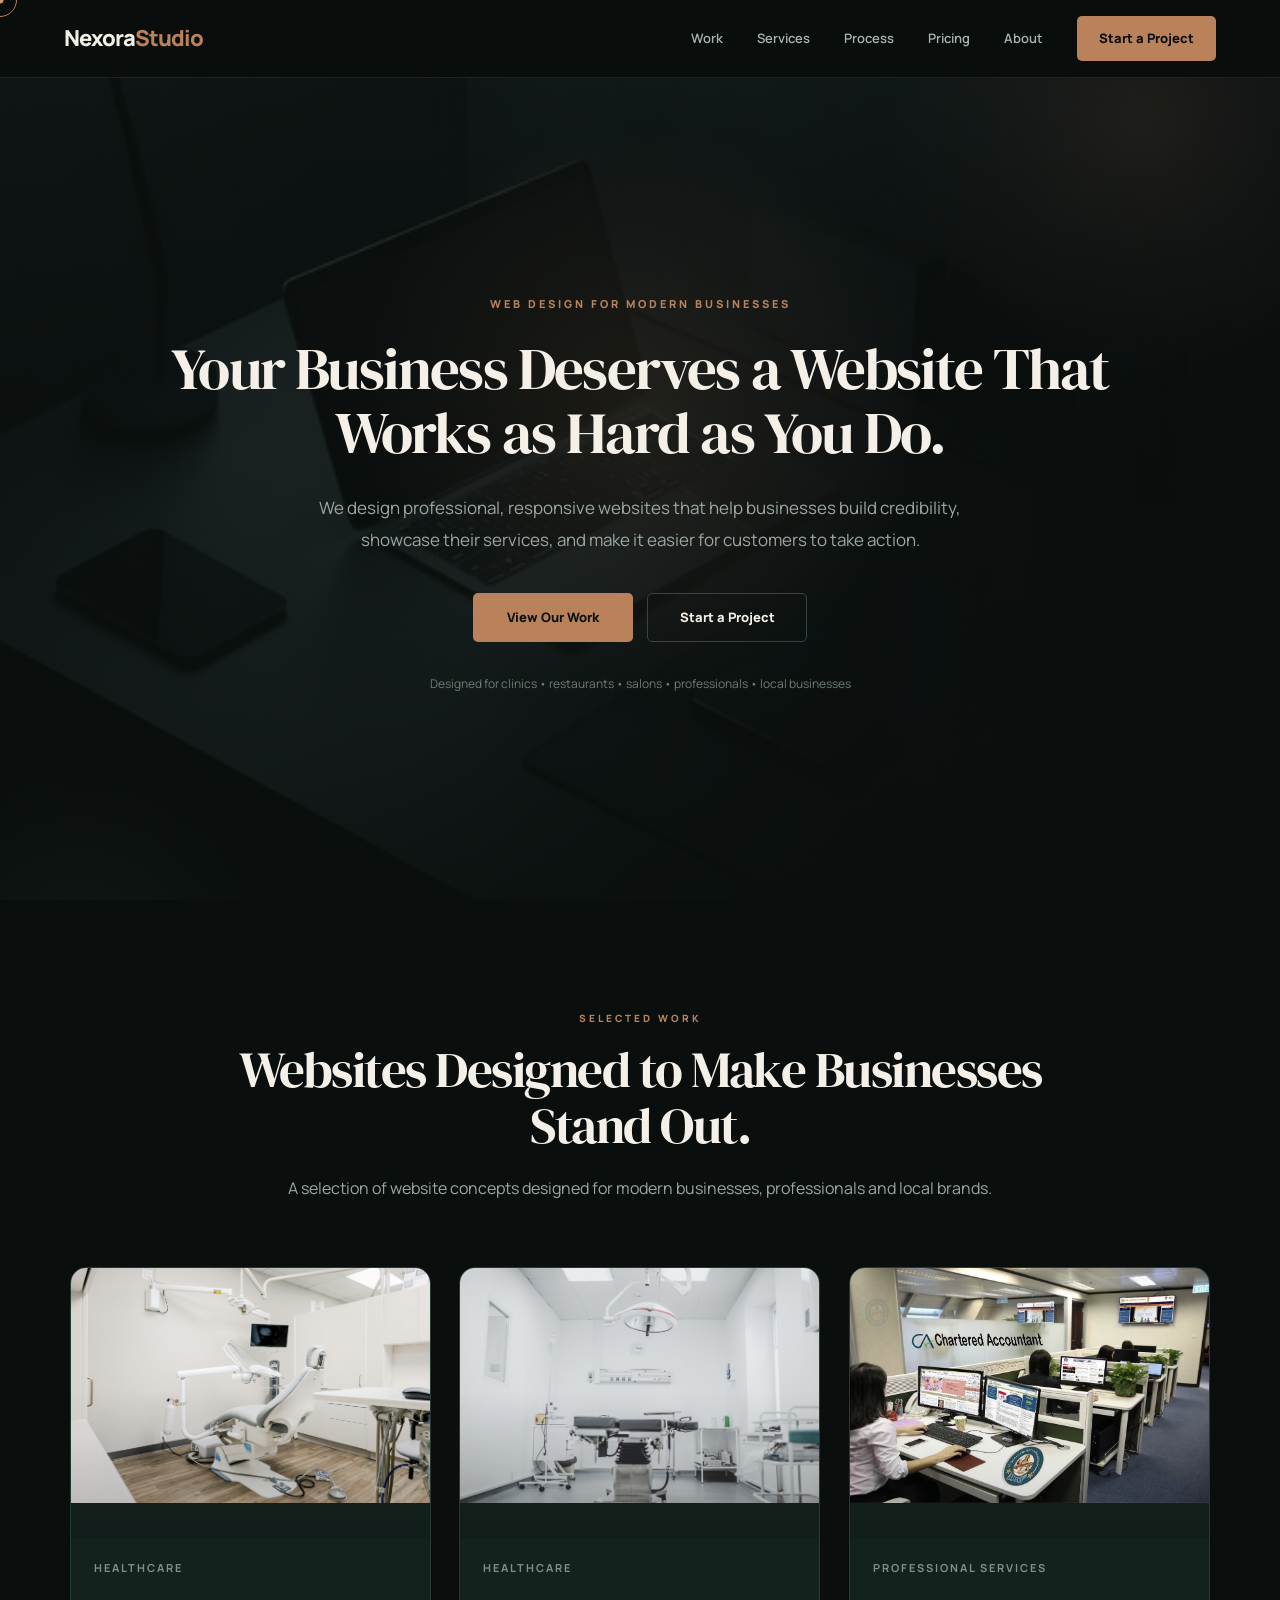
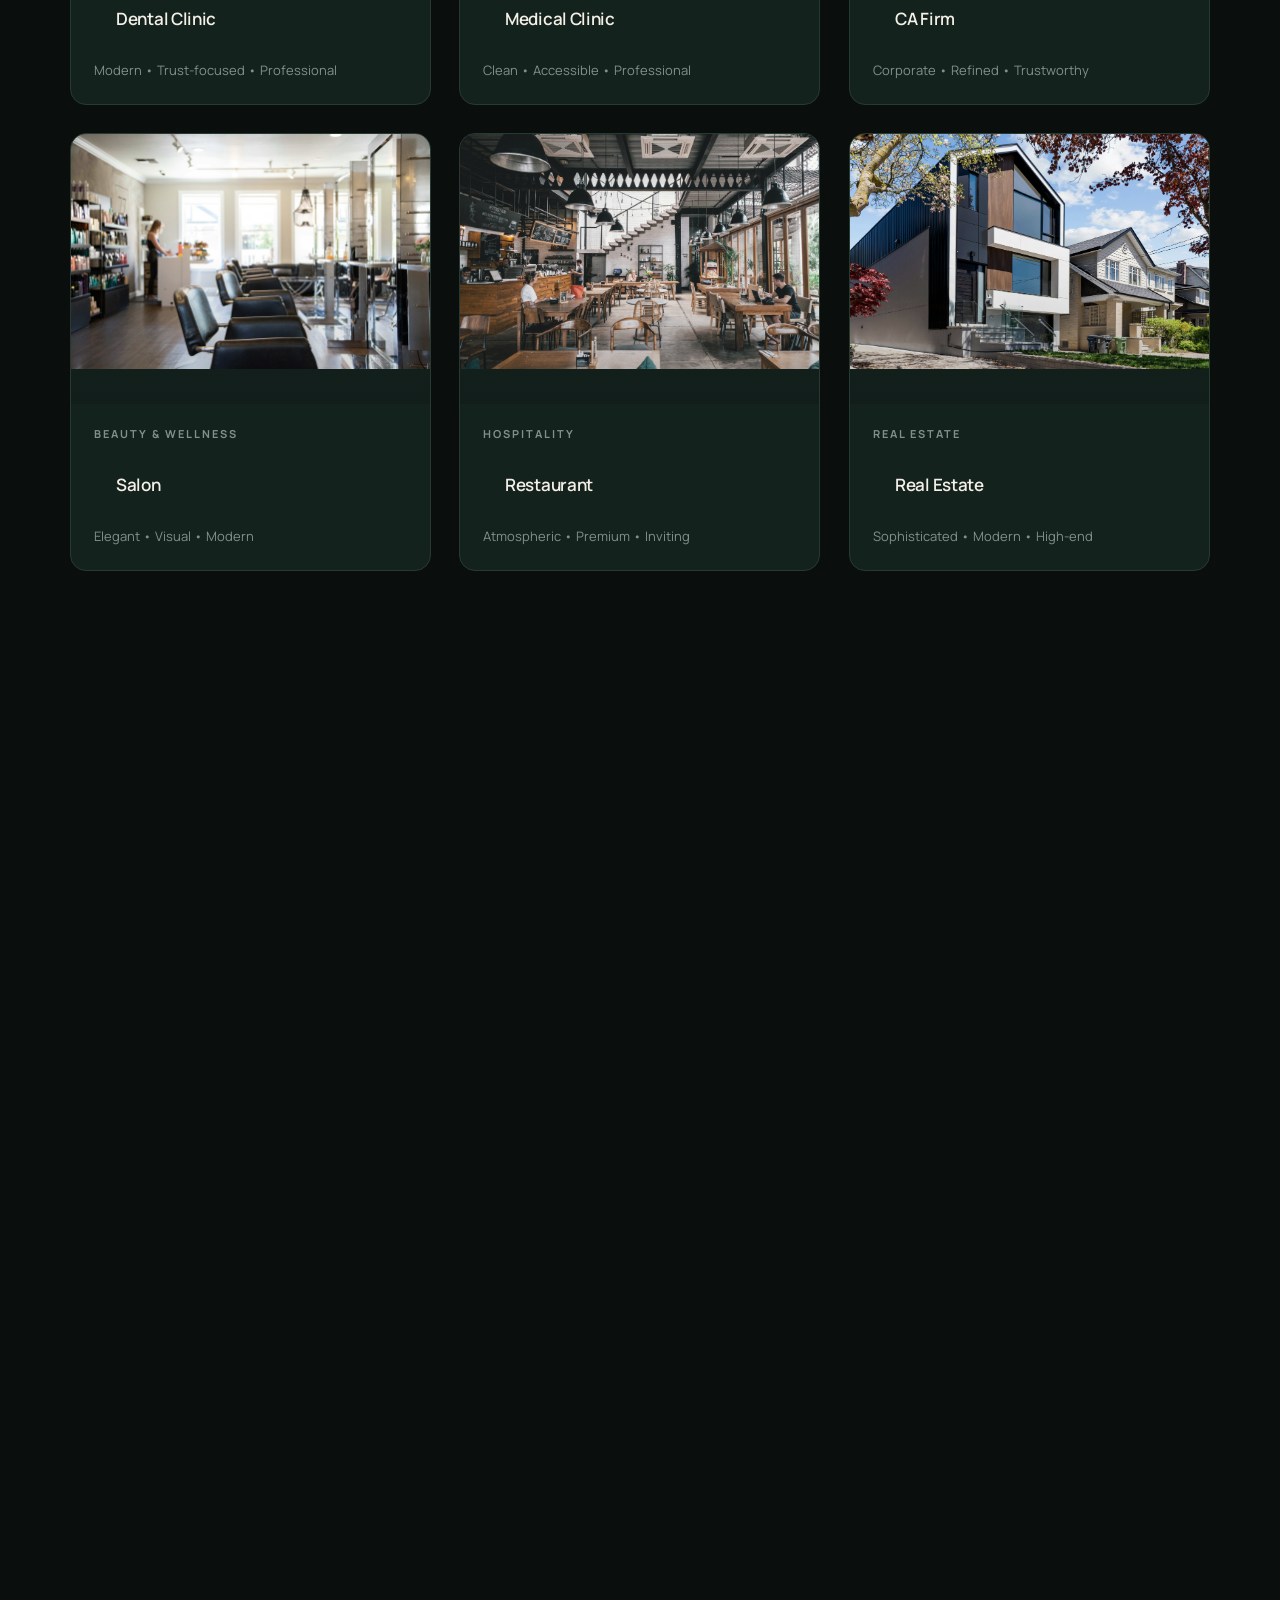
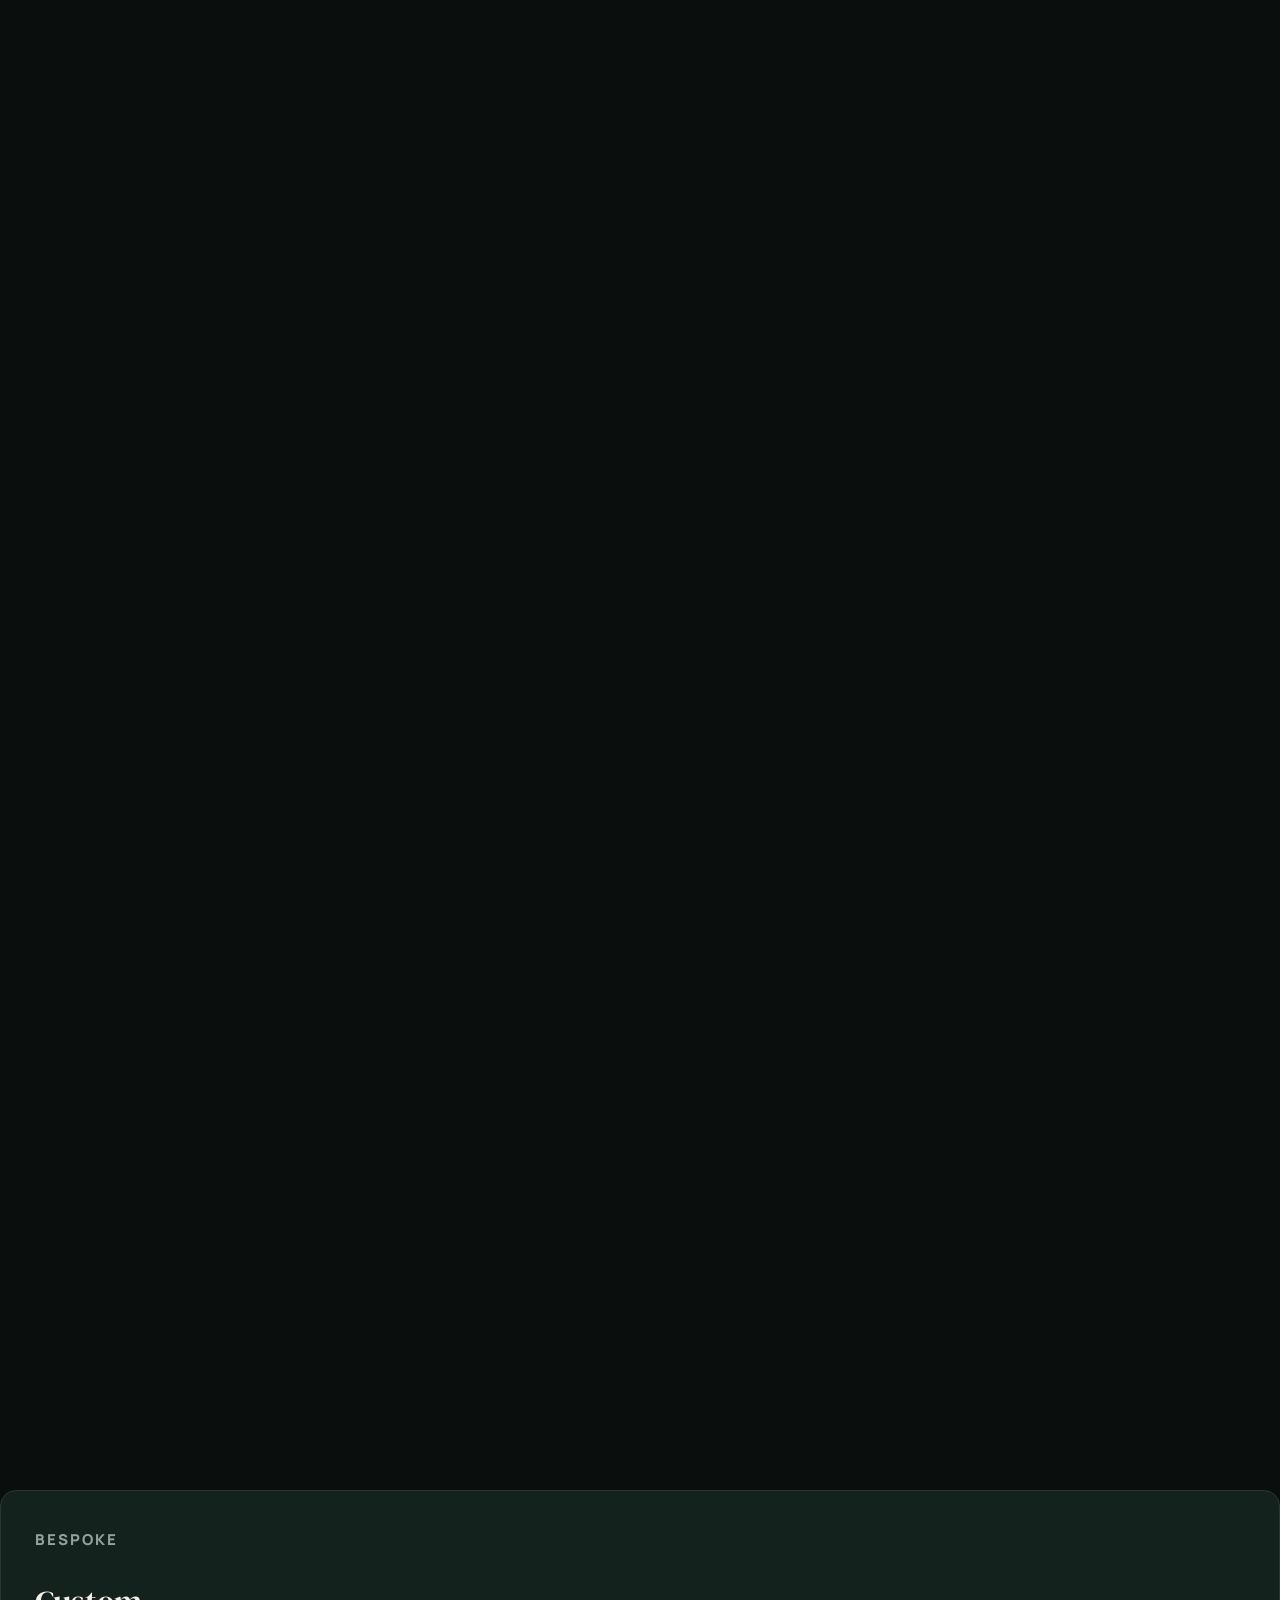
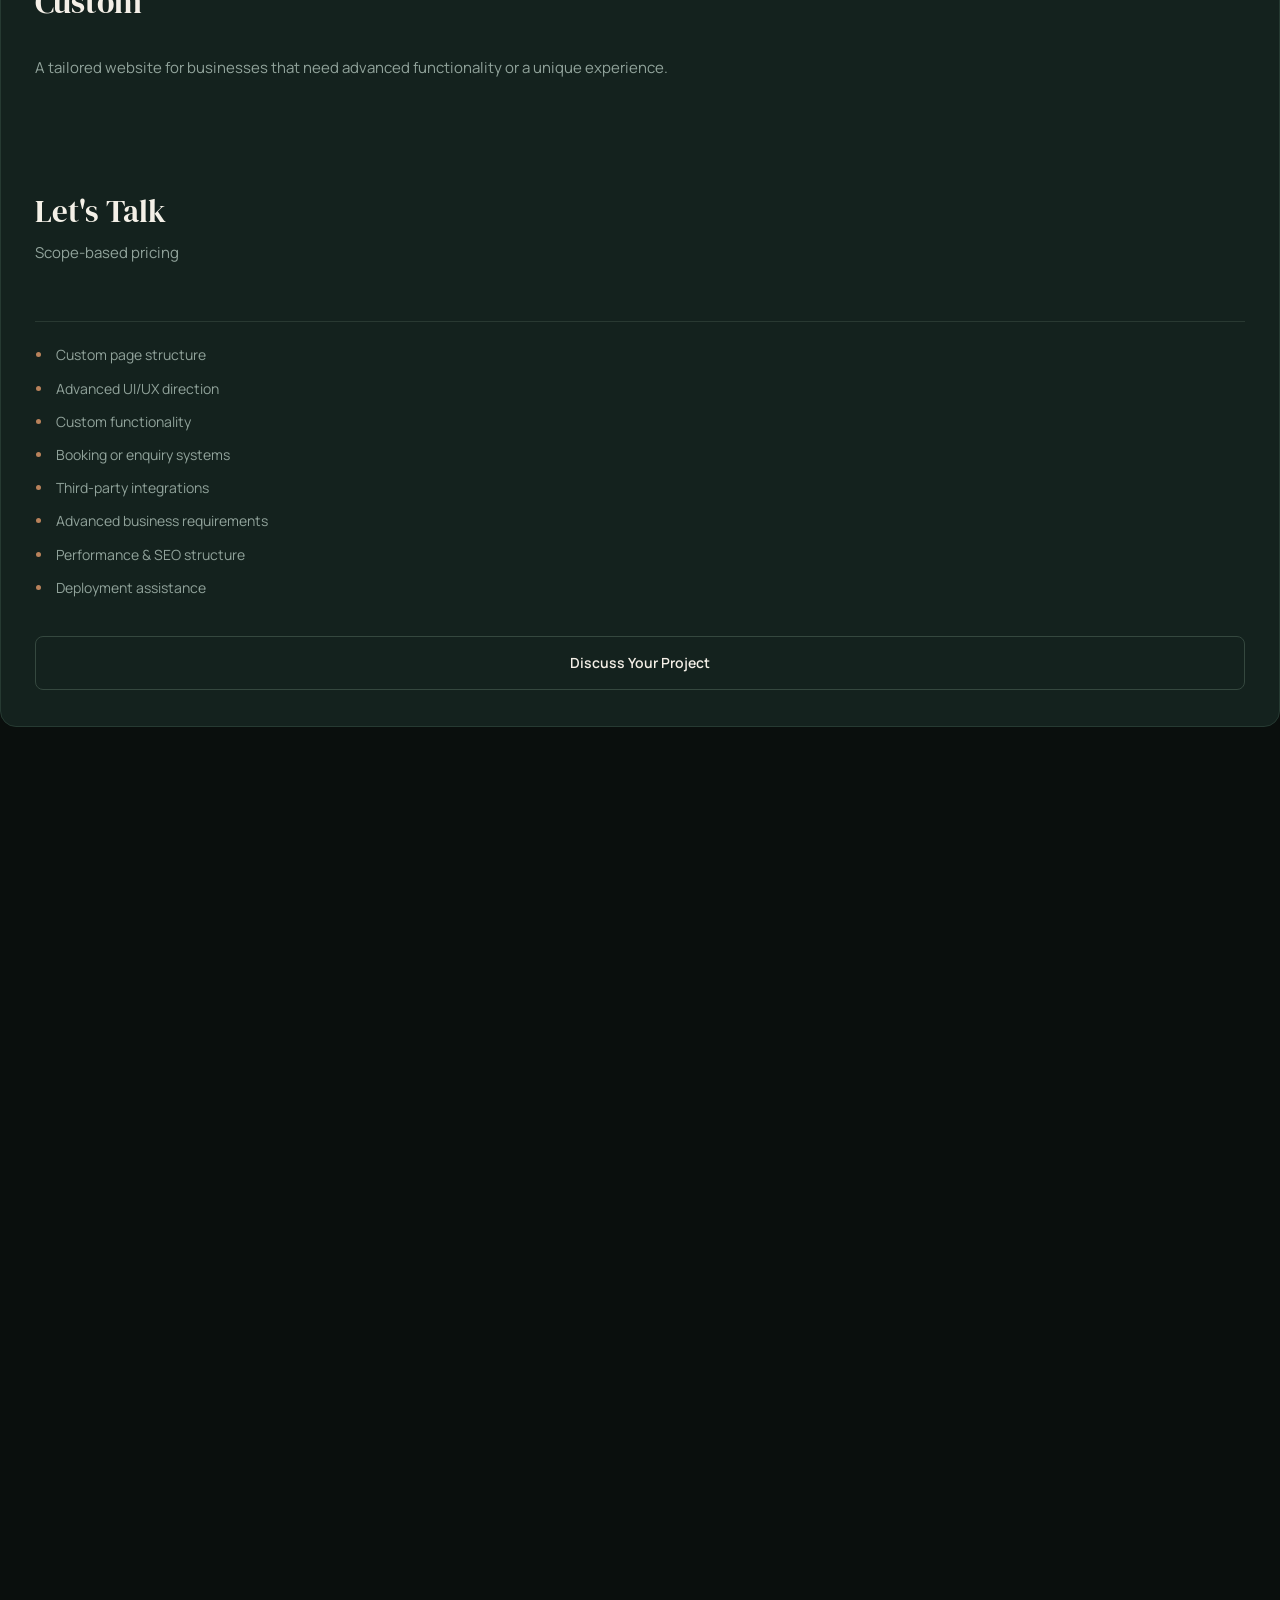
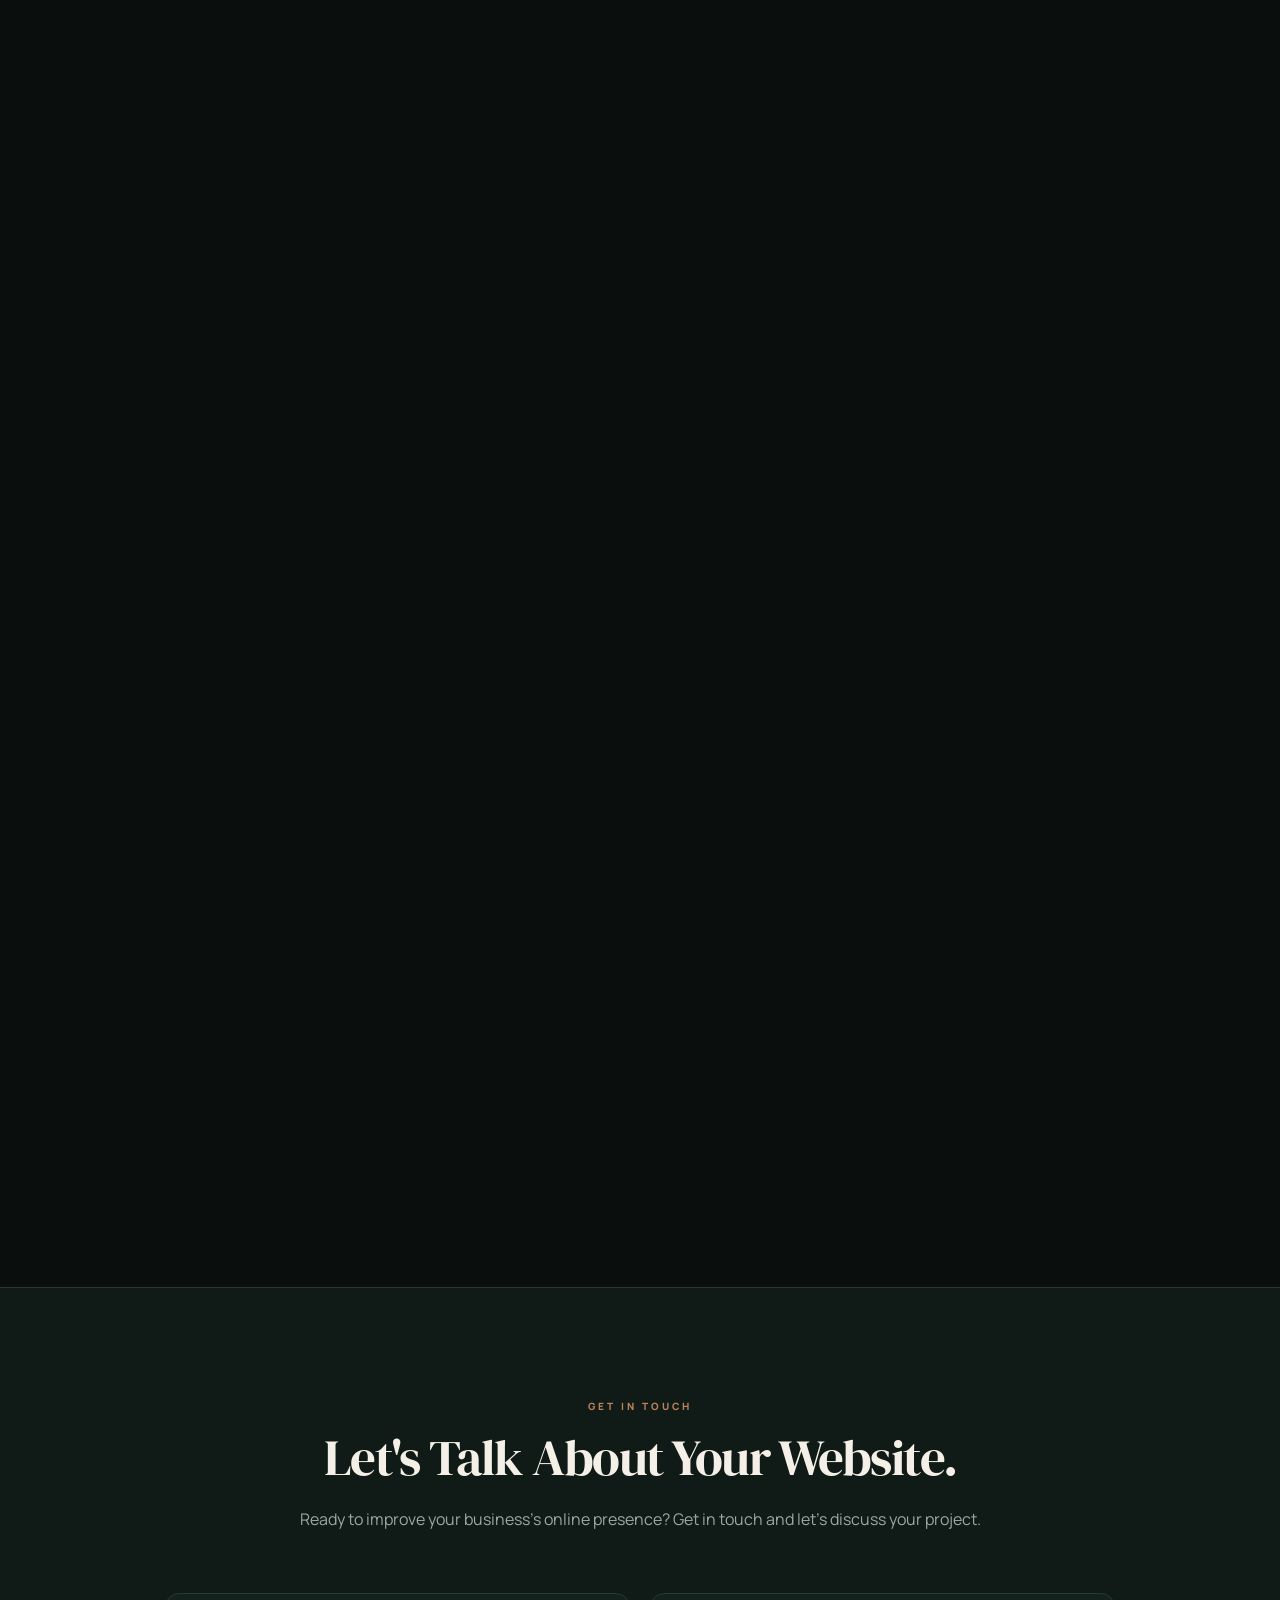
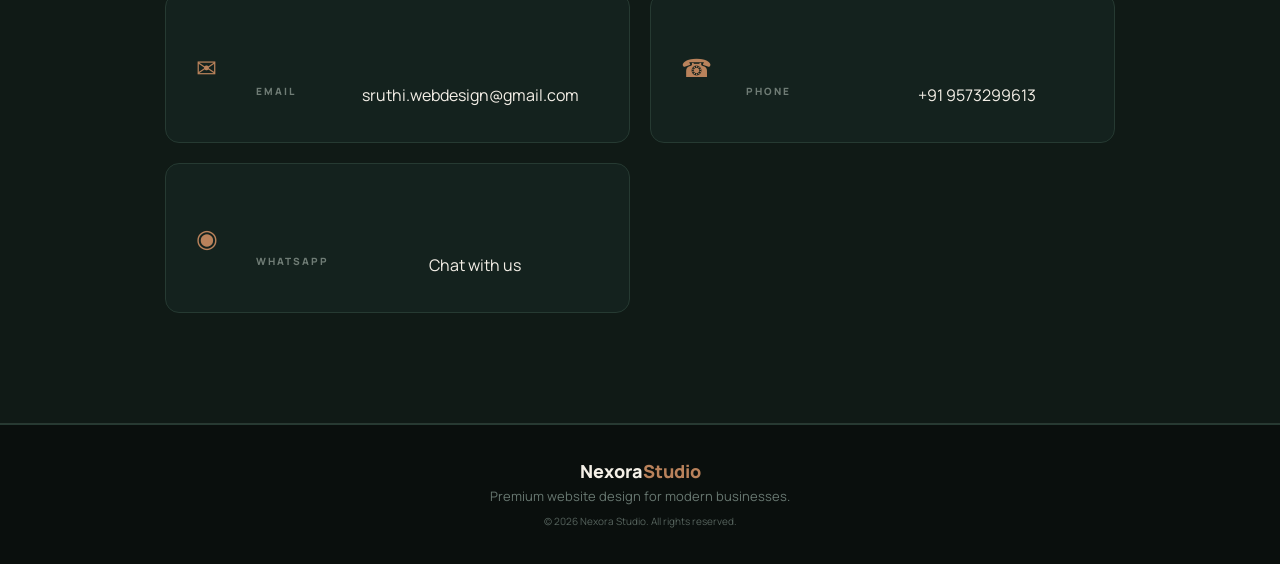
<file: index.html>
<!DOCTYPE html>
<html lang="en">

<head>

    <meta charset="UTF-8">

    <meta name="viewport" content="width=device-width, initial-scale=1.0">

    <meta
        name="description"
        content="Nexora Studio creates premium, responsive websites for modern businesses, local brands and service professionals."
    >

    <meta
        name="robots"
        content="index, follow"
    >

    <title>Nexora Studio | Premium Website Design</title>

    <!-- CSS -->
    <link rel="stylesheet" href="style.css">

    <!-- Google Fonts -->
    <link rel="preconnect" href="https://fonts.googleapis.com">
    <link rel="preconnect" href="https://fonts.gstatic.com" crossorigin>

    <!-- AOS -->
    <link
        href="https://unpkg.com/aos@2.3.1/dist/aos.css"
        rel="stylesheet"
    >

</head>


<body>

    <!-- CUSTOM CURSOR -->
    <div class="cursor-dot"></div>
    <div class="cursor-ring"></div>


    <!-- =====================================================
         NAVBAR
    ===================================================== -->

    <header class="site-header">

        <a href="#" class="brand">
            Nexora<span>Studio</span>
        </a>


        <button
            class="menu-toggle"
            id="menu-toggle"
            aria-label="Open navigation menu"
        >
            ☰
        </button>


        <nav
            class="main-nav"
            id="nav-links"
        >

            <a href="#work">
                Work
            </a>

            <a href="#services">
                Services
            </a>

            <a href="#process">
                Process
            </a>

            <a href="#packages">
                Pricing
            </a>

            <a href="#about">
                About
            </a>

            <a
                href="#contact"
                class="nav-cta"
            >
                Start a Project
            </a>

        </nav>

    </header>



    <!-- =====================================================
         HERO
    ===================================================== -->

    <section class="hero">

        <div
            class="hero-content"
            data-aos="fade-up"
        >

            <p class="hero-eyebrow">
                WEB DESIGN FOR MODERN BUSINESSES
            </p>


            <h1>
                Your Business Deserves a Website That Works as Hard as You Do.
            </h1>


            <p class="hero-description">

                We design professional, responsive websites that help businesses
                build credibility, showcase their services, and make it easier
                for customers to take action.

            </p>


            <div class="hero-buttons">

                <a
                    href="#work"
                    class="btn btn-primary"
                >
                    View Our Work
                </a>


                <a
                    href="#contact"
                    class="btn btn-secondary"
                >
                    Start a Project
                </a>

            </div>


            <p class="hero-note">

                Designed for clinics • restaurants • salons • professionals • local businesses

            </p>

        </div>

    </section>



    <!-- =====================================================
         SELECTED WORK
    ===================================================== -->

    <section
        id="work"
        data-aos="fade-up"
    >

        <div class="section-heading">

            <p class="section-label">
                SELECTED WORK
            </p>

            <h2>
                Websites Designed to Make Businesses Stand Out.
            </h2>

            <p class="center-text">
                A selection of website concepts designed for modern businesses,
                professionals and local brands.
            </p>

        </div>


        <div class="portfolio">


            <!-- DENTAL -->

            <div class="p-card">

                <a href="dental.html">

                    <div class="project-image">

                        <img
                            src="dental.jpg"
                            alt="Dental clinic website concept"
                        >

                        <div class="project-view">
                            View Project
                        </div>

                    </div>

                    <div class="project-info">

                        <p class="project-category">
                            HEALTHCARE
                        </p>

                        <span>
                            Dental Clinic
                        </span>

                        <small>
                            Modern • Trust-focused • Professional
                        </small>

                    </div>

                </a>

            </div>



            <!-- MEDICAL -->

            <div class="p-card">

                <a href="clinic.html">

                    <div class="project-image">

                        <img
                            src="clinic.jpg"
                            alt="Medical clinic website concept"
                        >

                        <div class="project-view">
                            View Project
                        </div>

                    </div>

                    <div class="project-info">

                        <p class="project-category">
                            HEALTHCARE
                        </p>

                        <span>
                            Medical Clinic
                        </span>

                        <small>
                            Clean • Accessible • Professional
                        </small>

                    </div>

                </a>

            </div>



            <!-- CA -->

            <div class="p-card">

                <a href="ca.html">

                    <div class="project-image">

                        <img
                            src="ca.jpg"
                            alt="CA firm website concept"
                        >

                        <div class="project-view">
                            View Project
                        </div>

                    </div>

                    <div class="project-info">

                        <p class="project-category">
                            PROFESSIONAL SERVICES
                        </p>

                        <span>
                            CA Firm
                        </span>

                        <small>
                            Corporate • Refined • Trustworthy
                        </small>

                    </div>

                </a>

            </div>



            <!-- SALON -->

            <div class="p-card">

                <a href="salon.html">

                    <div class="project-image">

                        <img
                            src="salon.jpg"
                            alt="Salon website concept"
                        >

                        <div class="project-view">
                            View Project
                        </div>

                    </div>

                    <div class="project-info">

                        <p class="project-category">
                            BEAUTY & WELLNESS
                        </p>

                        <span>
                            Salon
                        </span>

                        <small>
                            Elegant • Visual • Modern
                        </small>

                    </div>

                </a>

            </div>



            <!-- RESTAURANT -->

            <div class="p-card">

                <a href="restaurant.html">

                    <div class="project-image">

                        <img
                            src="restaurant.jpg"
                            alt="Restaurant website concept"
                        >

                        <div class="project-view">
                            View Project
                        </div>

                    </div>

                    <div class="project-info">

                        <p class="project-category">
                            HOSPITALITY
                        </p>

                        <span>
                            Restaurant
                        </span>

                        <small>
                            Atmospheric • Premium • Inviting
                        </small>

                    </div>

                </a>

            </div>



            <!-- REAL ESTATE -->

            <div class="p-card">

                <a href="realestate.html">

                    <div class="project-image">

                        <img
                            src="realestate.jpg"
                            alt="Real estate website concept"
                        >

                        <div class="project-view">
                            View Project
                        </div>

                    </div>

                    <div class="project-info">

                        <p class="project-category">
                            REAL ESTATE
                        </p>

                        <span>
                            Real Estate
                        </span>

                        <small>
                            Sophisticated • Modern • High-end
                        </small>

                    </div>

                </a>

            </div>


        </div>

    </section>



    <!-- =====================================================
         SERVICES
    ===================================================== -->

    <section
        id="services"
        class="section-dark"
        data-aos="fade-up"
    >

        <div class="section-heading">

            <p class="section-label">
                WHAT WE DO
            </p>

            <h2>
                Digital Experiences Built Around Your Business.
            </h2>

            <p class="center-text">
                From strategy and design to launch, every website is created
                to communicate your value clearly and professionally.
            </p>

        </div>


        <div class="cards">


            <div class="card">

                <span class="card-number">
                    01
                </span>

                <h3>
                    Business Websites
                </h3>

                <p>
                    Professional websites designed around your business,
                    services, customers and goals.
                </p>

            </div>


            <div class="card">

                <span class="card-number">
                    02
                </span>

                <h3>
                    Premium UI Design
                </h3>

                <p>
                    Refined layouts, typography, spacing and visual direction
                    designed to create a strong first impression.
                </p>

            </div>


            <div class="card">

                <span class="card-number">
                    03
                </span>

                <h3>
                    Website Redesign
                </h3>

                <p>
                    Transforming outdated websites into modern,
                    responsive and trustworthy digital experiences.
                </p>

            </div>


            <div class="card">

                <span class="card-number">
                    04
                </span>

                <h3>
                    Mobile Experience
                </h3>

                <p>
                    Responsive layouts that remain polished across
                    phones, tablets, laptops and desktops.
                </p>

            </div>


            <div class="card">

                <span class="card-number">
                    05
                </span>

                <h3>
                    Business Integrations
                </h3>

                <p>
                    WhatsApp, enquiry forms, booking flows and other
                    tools that make customer communication easier.
                </p>

            </div>


            <div class="card">

                <span class="card-number">
                    06
                </span>

                <h3>
                    Launch & Support
                </h3>

                <p>
                    Domain, hosting, deployment guidance and continued
                    support after your website goes live.
                </p>

            </div>


        </div>

    </section>



    <!-- =====================================================
     PRICING
===================================================== -->

<section
    id="packages"
    data-aos="fade-up"
>

    <div class="section-heading">

        <p class="section-label">
            INVESTMENT
        </p>

        <h2>
            Simple Packages. Serious Results.
        </h2>

        <p class="center-text">
            Straightforward options for businesses that want a polished,
            professional online presence.
        </p>

    </div>


    <div class="pricing-grid">


        <!-- STARTER -->

        <div class="pricing-card">

            <p class="pricing-label">
                ESSENTIAL
            </p>

            <h3>
                Starter
            </h3>

            <p class="pricing-description">
                A clean professional website for businesses
                establishing their online presence.
            </p>

            <div class="pricing-price">
                <span>₹</span>10,000
            </div>

            <p class="pricing-timeline">
                Delivery: 5–7 business days
            </p>

            <div class="pricing-divider"></div>

            <ul class="pkg-list">

                <li>
                    Up to 5 pages
                </li>

                <li>
                    Responsive design
                </li>

                <li>
                    Professional UI design
                </li>

                <li>
                    Contact / enquiry form
                </li>

                <li>
                    WhatsApp integration
                </li>

                <li>
                    Basic SEO structure
                </li>

                <li>
                    Domain & hosting guidance
                </li>

                <li>
                    Launch support
                </li>

                <li>
                    1 revision round
                </li>

            </ul>

            <a
                href="#contact"
                class="pricing-button"
            >
                Start a Project
            </a>

        </div>



        <!-- GROWTH -->

        <div class="pricing-card featured">

            <div class="popular-badge">
                MOST POPULAR
            </div>

            <p class="pricing-label">
                BUSINESS
            </p>

            <h3>
                Growth
            </h3>

            <p class="pricing-description">
                A stronger digital presence for businesses
                ready to present their brand more professionally.
            </p>

            <div class="pricing-price">
                <span>₹</span>15,000
            </div>

            <p class="pricing-timeline">
                Delivery: 7–10 business days
            </p>

            <div class="pricing-divider"></div>

            <ul class="pkg-list">

                <li>
                    Up to 8 pages
                </li>

                <li>
                    Premium UI/UX design
                </li>

                <li>
                    Advanced service sections
                </li>

                <li>
                    Gallery / portfolio sections
                </li>

                <li>
                    WhatsApp & enquiry integration
                </li>

                <li>
                    Booking / appointment flow
                </li>

                <li>
                    SEO-ready structure
                </li>

                <li>
                    Performance optimisation
                </li>

                <li>
                    Launch & deployment support
                </li>

                <li>
                    2 revision rounds
                </li>

            </ul>

            <a
                href="#contact"
                class="pricing-button"
            >
                Start a Project
            </a>

        </div>



        <!-- CUSTOM -->

        <div class="pricing-card">

            <p class="pricing-label">
                BESPOKE
            </p>

            <h3>
                Custom
            </h3>

            <p class="pricing-description">
                A tailored website for businesses that need
                advanced functionality or a unique experience.
            </p>

            <div class="pricing-price custom-price">
                Let's Talk
            </div>

            <p class="pricing-timeline">
                Timeline based on project scope
            </p>

            <div class="pricing-divider"></div>

            <ul class="pkg-list">

                <li>
                    Custom page structure
                </li>

                <li>
                    Advanced UI/UX direction
                </li>

                <li>
                    Custom functionality
                </li>

                <li>
                    Booking or enquiry systems
                </li>

                <li>
                    Third-party integrations
                </li>

                <li>
                    Advanced business requirements
                </li>

                <li>
                    Performance & SEO structure
                </li>

                <li>
                    Deployment assistance
                </li>

                <li>
                    Revision plan agreed before development
                </li>

            </ul>

            <a
                href="#contact"
                class="pricing-button"
            >
                Discuss Your Project
            </a>

        </div>


    </div>

</section>





            <!-- CUSTOM -->

            <div class="pricing-card">

                <p class="pricing-label">
                    BESPOKE
                </p>

                <h3>
                    Custom
                </h3>

                <p class="pricing-description">
                    A tailored website for businesses that need
                    advanced functionality or a unique experience.
                </p>

                <div class="pricing-price custom-price">
                    Let's Talk
                </div>

                <p class="pricing-timeline">
                    Scope-based pricing
                </p>

                <div class="pricing-divider"></div>

                <ul class="pkg-list">

                    <li>
                        Custom page structure
                    </li>

                    <li>
                        Advanced UI/UX direction
                    </li>

                    <li>
                        Custom functionality
                    </li>

                    <li>
                        Booking or enquiry systems
                    </li>

                    <li>
                        Third-party integrations
                    </li>

                    <li>
                        Advanced business requirements
                    </li>

                    <li>
                        Performance & SEO structure
                    </li>

                    <li>
                        Deployment assistance
                    </li>

                </ul>

                <a
                    href="#contact"
                    class="pricing-button"
                >
                    Discuss Your Project
                </a>

            </div>


        </div>

    </section>



    <!-- =====================================================
         PROCESS
    ===================================================== -->

    <section
        id="process"
        class="section-dark"
        data-aos="fade-up"
    >

        <div class="section-heading">

            <p class="section-label">
                THE PROCESS
            </p>

            <h2>
                From First Conversation to Launch.
            </h2>

            <p class="center-text">
                A simple, transparent process designed to keep your project
                focused and moving forward.
            </p>

        </div>


        <div class="flowchart">


            <div class="flow-step">

                <span class="step-number">
                    01
                </span>

                <h3>
                    Discover
                </h3>

                <p>
                    We understand your business, services,
                    customers and goals.
                </p>

            </div>


            <div class="arrow">
                →
            </div>


            <div class="flow-step">

                <span class="step-number">
                    02
                </span>

                <h3>
                    Design
                </h3>

                <p>
                    We create the structure, visual direction
                    and user experience.
                </p>

            </div>


            <div class="arrow">
                →
            </div>


            <div class="flow-step">

                <span class="step-number">
                    03
                </span>

                <h3>
                    Refine
                </h3>

                <p>
                    You review the work and we refine the
                    design based on your feedback.
                </p>

            </div>


            <div class="arrow">
                →
            </div>


            <div class="flow-step">

                <span class="step-number">
                    04
                </span>

                <h3>
                    Launch
                </h3>

                <p>
                    Your website is deployed and prepared
                    for customers to discover.
                </p>

            </div>


        </div>

    </section>



    <!-- =====================================================
     ABOUT
===================================================== -->

<section
    id="about"
    data-aos="fade-up"
>

    <div class="section-heading">

        <p class="section-label">
            ABOUT NEXORA
        </p>

        <h2>
            We Build Websites That Move Businesses Forward.
        </h2>

    </div>


    <div class="about-container">


        <div class="about-text">

            <p>
                Nexora Studio is a web design studio focused on creating
                professional digital experiences for modern businesses.
            </p>

            <p>
                We combine thoughtful design, responsive development and
                business-focused functionality to create websites that
                look credible, communicate clearly and make it easier
                for customers to take action.
            </p>

            <p>
                Whether you are launching a new business, upgrading an
                outdated website or building a stronger online presence,
                we focus on creating a website that fits your brand and
                supports your goals.
            </p>

        </div>


        <div class="about-points">

            <div class="point">
                Business-focused design
            </div>

            <div class="point">
                Responsive across every device
            </div>

            <div class="point">
                Clear and intuitive user experience
            </div>

            <div class="point">
                Performance-conscious development
            </div>

            <div class="point">
                Built around your business goals
            </div>

            <div class="point">
                Support from design to launch
            </div>

        </div>


    </div>

</section>



    <!-- =====================================================
         FINAL CTA
    ===================================================== -->

    <section
        class="final-cta"
        data-aos="fade-up"
    >

        <p class="section-label">
            HAVE A PROJECT IN MIND?
        </p>


        <h2>
            Let's Build Something Your Business Can Be Proud Of.
        </h2>


        <p>
            Tell us about your business, your goals and what you need.
            We'll take it from there.
        </p>


        <a
            href="#contact"
            class="btn btn-primary"
        >
            Start a Project
        </a>

    </section>



    <!-- =====================================================
         CONTACT
===================================================== -->

<section
    id="contact"
    class="section-dark"
>

    <div class="section-heading">

        <p class="section-label">
            GET IN TOUCH
        </p>

        <h2>
            Let's Talk About Your Website.
        </h2>

        <p class="center-text">
            Ready to improve your business's online presence?
            Get in touch and let's discuss your project.
        </p>

    </div>


    <div class="contact-container">


        <!-- EMAIL -->

        <a
            href="mailto:sruthi.webdesign@gmail.com"
            class="contact-card"
        >

            <div class="contact-icon">
                ✉
            </div>

            <div class="contact-info">

                <span>
                    EMAIL
                </span>

                <p>
                    sruthi.webdesign@gmail.com
                </p>

            </div>

        </a>


        <!-- PHONE -->

        <a
            href="tel:+919573299613"
            class="contact-card"
        >

            <div class="contact-icon">
                ☎
            </div>

            <div class="contact-info">

                <span>
                    PHONE
                </span>

                <p>
                    +91 9573299613
                </p>

            </div>

        </a>


        <!-- WHATSAPP -->

        <a
            href="https://wa.me/919573299613"
            class="contact-card"
            target="_blank"
            rel="noopener noreferrer"
        >

            <div class="contact-icon">
                ◉
            </div>

            <div class="contact-info">

                <span>
                    WHATSAPP
                </span>

                <p>
                    Chat with us
                </p>

            </div>

        </a>


    </div>

</section>


    <!-- =====================================================
         FOOTER
    ===================================================== -->

    <footer>

        <div class="footer-brand">
            Nexora<span>Studio</span>
        </div>

        <p>
            Premium website design for modern businesses.
        </p>

        <small>
            © 2026 Nexora Studio. All rights reserved.
        </small>

    </footer>



    <!-- AOS -->

    <script src="https://unpkg.com/aos@2.3.1/dist/aos.js"></script>


    <!-- JAVASCRIPT -->

    <script>

        AOS.init({
            duration: 800,
            once: true
        });


        const menuToggle =
            document.getElementById("menu-toggle");

        const navLinks =
            document.getElementById("nav-links");


        menuToggle.addEventListener(
            "click",
            function () {

                navLinks.classList.toggle("active");

            }
        );


        document
            .querySelectorAll(".main-nav a")
            .forEach(function (link) {

                link.addEventListener(
                    "click",
                    function () {

                        navLinks.classList.remove("active");

                    }
                );

            });


        /* =========================================
           NEXORA CUSTOM CURSOR
        ========================================= */

        const cursorDot =
            document.querySelector(".cursor-dot");

        const cursorRing =
            document.querySelector(".cursor-ring");


        if (
            cursorDot &&
            cursorRing &&
            window.matchMedia("(min-width: 769px)").matches
        ) {

            let mouseX = 0;
            let mouseY = 0;

            let ringX = 0;
            let ringY = 0;


            document.addEventListener("mousemove", function (e) {

                mouseX = e.clientX;
                mouseY = e.clientY;

                cursorDot.style.left = mouseX + "px";
                cursorDot.style.top = mouseY + "px";

            });


            function animateCursor() {

                ringX += (mouseX - ringX) * 0.14;
                ringY += (mouseY - ringY) * 0.14;

                cursorRing.style.left = ringX + "px";
                cursorRing.style.top = ringY + "px";

                requestAnimationFrame(animateCursor);

            }


            animateCursor();


            const hoverElements = document.querySelectorAll(
                "a, button, .p-card, .card, .pricing-card, .flow-step, .contact-card"
            );


            hoverElements.forEach(function (element) {

                element.addEventListener(
                    "mouseenter",
                    function () {

                        cursorRing.classList.add("hover");
                        cursorDot.classList.add("hover");

                    }
                );


                element.addEventListener(
                    "mouseleave",
                    function () {

                        cursorRing.classList.remove("hover");
                        cursorDot.classList.remove("hover");

                    }
                );

            });

        }

    </script>


</body>

</html>
</file>
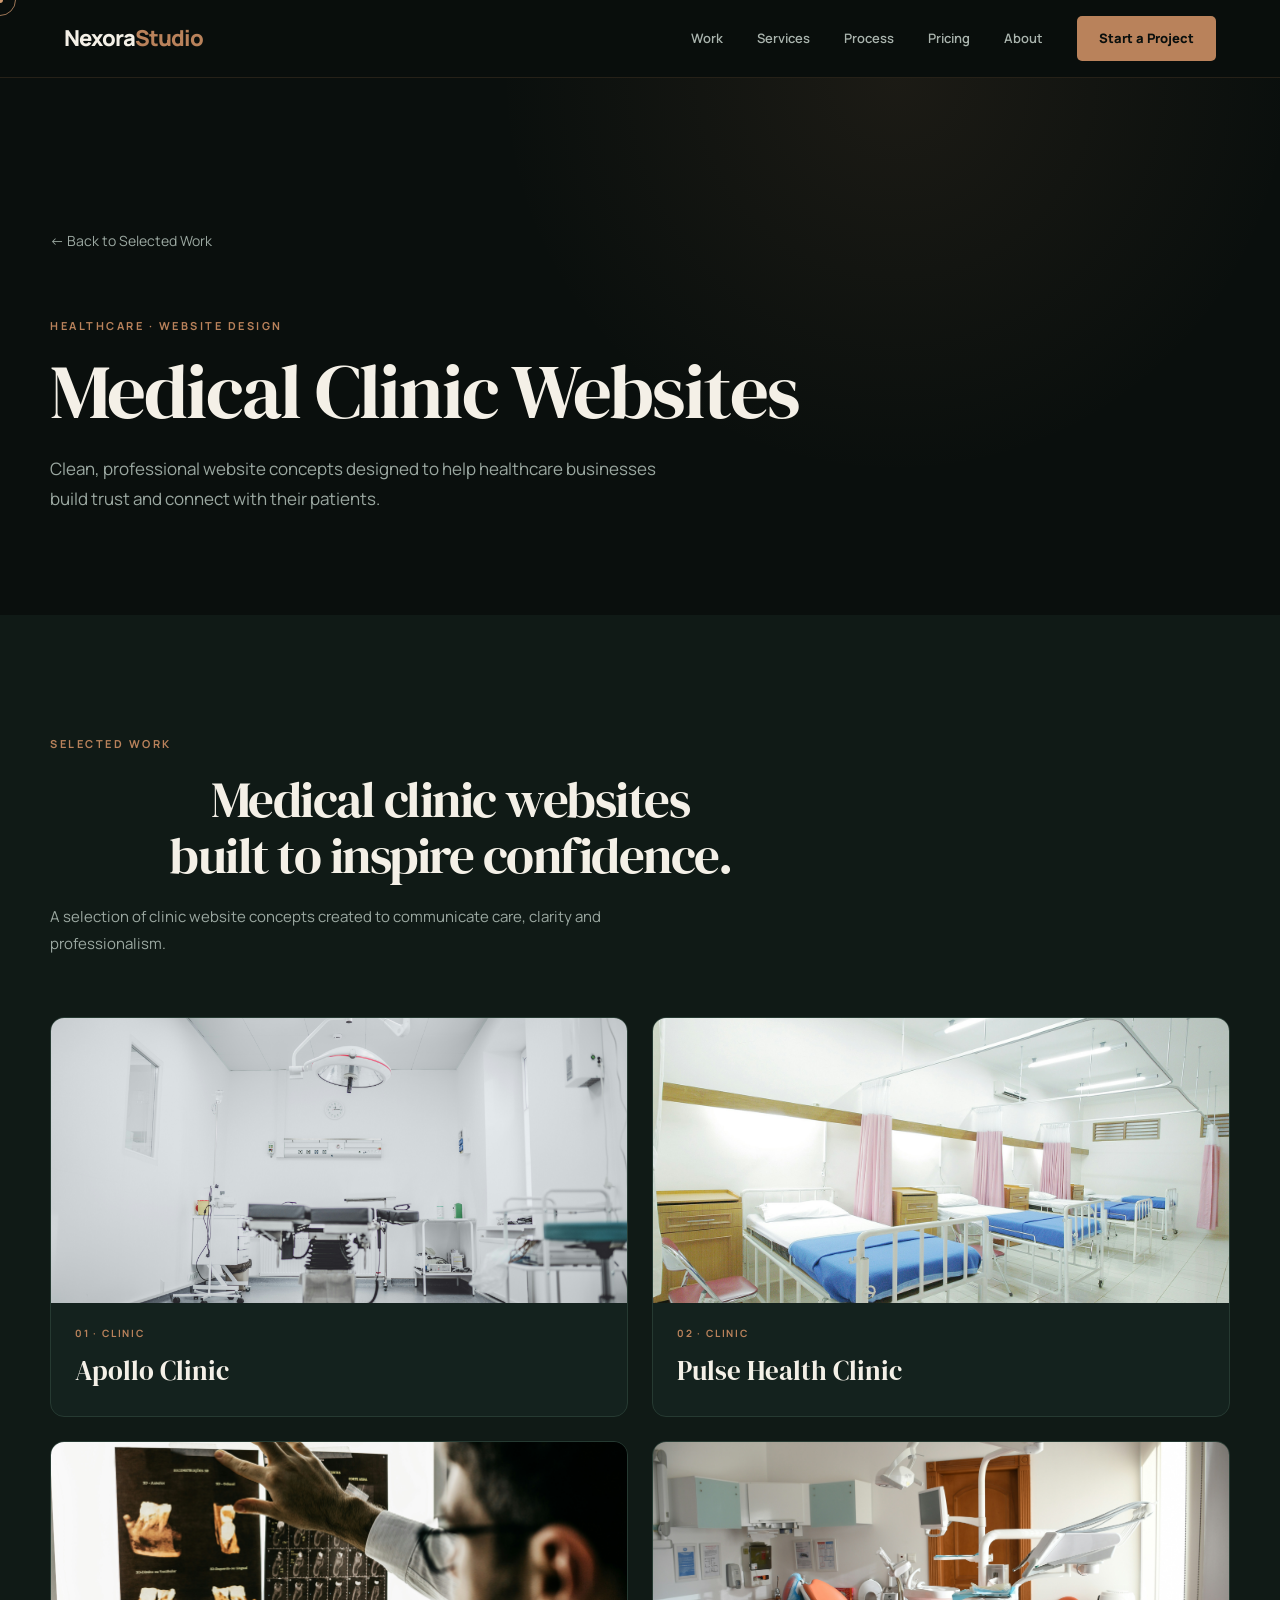
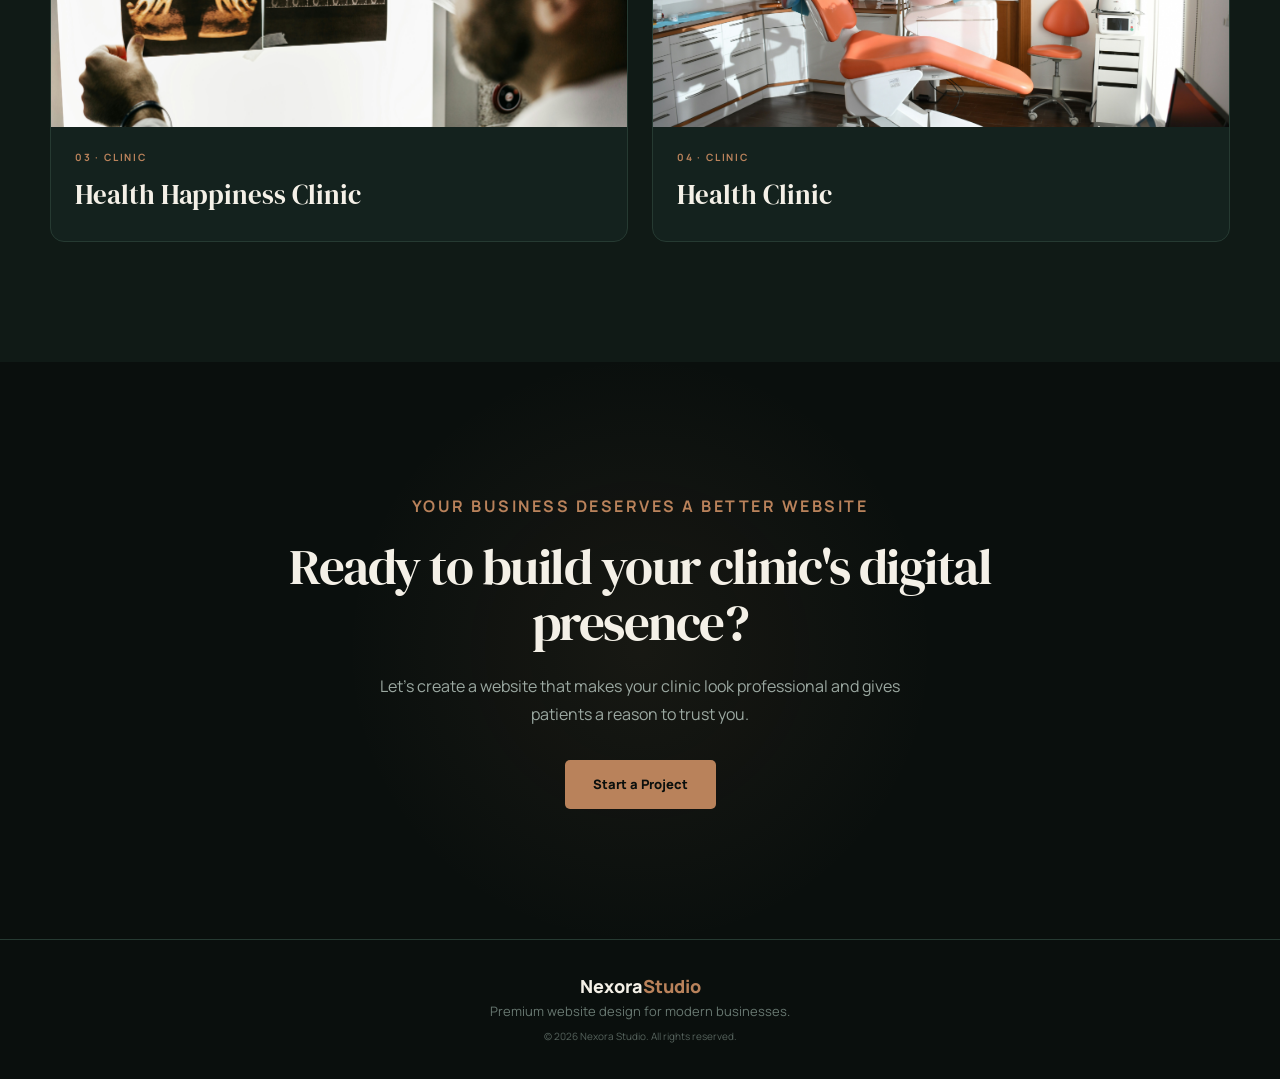
<file: clinic.html>
<!DOCTYPE html>
<html lang="en">

<head>
    <meta charset="UTF-8">
    <meta name="viewport" content="width=device-width, initial-scale=1.0">

    <meta name="description" content="Medical Clinic Websites by Nexora Studio.">

    <title>Medical Clinic Websites | Nexora Studio</title>

    <link rel="stylesheet" href="style.css">

    <link rel="preconnect" href="https://fonts.googleapis.com">
    <link rel="preconnect" href="https://fonts.gstatic.com" crossorigin>

    <link
        href="https://fonts.googleapis.com/css2?family=DM+Serif+Display&family=Manrope:wght@400;500;600;700&display=swap"
        rel="stylesheet"
    >
</head>

<body class="project-page">

    <!-- CUSTOM CURSOR -->
    <div class="cursor-dot"></div>
    <div class="cursor-ring"></div>


    <!-- NAVBAR -->
    <header class="site-header">

        <a href="index.html" class="brand">
            Nexora<span>Studio</span>
        </a>

        <button
            class="menu-toggle"
            id="menu-toggle"
            aria-label="Open navigation menu"
        >
            ☰
        </button>

        <nav class="main-nav" id="nav-links">

            <a href="index.html#work">Work</a>
            <a href="index.html#services">Services</a>
            <a href="index.html#process">Process</a>
            <a href="index.html#packages">Pricing</a>
            <a href="index.html#about">About</a>

            <a href="index.html#contact" class="nav-cta">
                Start a Project
            </a>

        </nav>

    </header>


    <main>

        <!-- HERO -->
        <section class="dental-hero">

            <div class="dental-hero-inner">

                <a href="index.html#work" class="dental-back">
                    ← Back to Selected Work
                </a>

                <p class="dental-label">
                    HEALTHCARE · WEBSITE DESIGN
                </p>

                <h1>
                    Medical Clinic Websites
                </h1>

                <p class="dental-intro">
                    Clean, professional website concepts designed to help healthcare businesses build trust and connect with their patients.
                </p>

            </div>

        </section>


        <!-- SELECTED WORK -->
        <section class="dental-work">

            <div class="dental-heading">

                <p class="dental-label">
                    SELECTED WORK
                </p>

                <h2>
                    Medical clinic websites<br>built to inspire confidence.
                </h2>

                <p>
                    A selection of clinic website concepts created to communicate care, clarity and professionalism.
                </p>

            </div>


            <div class="dental-grid">

                <article class="dental-card" data-website="https://apollo-clinic-henna.vercel.app/" tabindex="0" role="link" aria-label="Open Apollo Clinic website">
                    <div class="dental-image"><img src="clinic.jpg" alt="Apollo Clinic website design" loading="lazy"></div>
                    <div class="dental-card-info"><span>01 · CLINIC</span><h3>Apollo Clinic</h3></div>
                </article>

                <article class="dental-card" data-website="https://pulse-health-clinic-woad.vercel.app/" tabindex="0" role="link" aria-label="Open Pulse Health Clinic website">
                    <div class="dental-image"><img src="clinic2.jpg" alt="Pulse Health Clinic website design" loading="lazy"></div>
                    <div class="dental-card-info"><span>02 · CLINIC</span><h3>Pulse Health Clinic</h3></div>
                </article>

                <article class="dental-card" data-website="https://health-hapiness-clinic.vercel.app/" tabindex="0" role="link" aria-label="Open Health Happiness Clinic website">
                    <div class="dental-image"><img src="varsid.jpg" alt="Health Happiness Clinic website design" loading="lazy"></div>
                    <div class="dental-card-info"><span>03 · CLINIC</span><h3>Health Happiness Clinic</h3></div>
                </article>

                <article class="dental-card" data-website="https://health-clinic-beta.vercel.app/" tabindex="0" role="link" aria-label="Open Health Clinic website">
                    <div class="dental-image"><img src="varun.jpg" alt="Health Clinic website design" loading="lazy"></div>
                    <div class="dental-card-info"><span>04 · CLINIC</span><h3>Health Clinic</h3></div>
                </article>

            </div>
            </div>

        </section>


        <!-- CTA -->
        <section class="dental-cta">

            <p class="dental-label">
                YOUR BUSINESS DESERVES A BETTER WEBSITE
            </p>

            <h2>
                Ready to build your clinic's digital presence?
            </h2>

            <p>
                Let's create a website that makes your clinic look professional and gives patients a reason to trust you.
            </p>

            <a href="index.html#contact" class="btn btn-primary">
                Start a Project
            </a>

        </section>

    </main>


    <!-- FOOTER -->
    <footer>

        <div class="footer-brand">
            Nexora<span>Studio</span>
        </div>

        <p>
            Premium website design for modern businesses.
        </p>

        <small>
            © 2026 Nexora Studio. All rights reserved.
        </small>

    </footer>


    <!-- PAGE STYLES -->
    <style>

        .project-page {
            background: #0A0F0D;
            color: #F4F0E7;
            overflow-x: hidden;
        }

        .project-page a {
            text-decoration: none;
        }


        /* HERO */

        .dental-hero {
            padding: 150px 40px 100px;

            background:
                radial-gradient(
                    circle at 70% 0%,
                    rgba(185,130,91,.10),
                    transparent 38%
                ),
                #0A0F0D;
        }

        .dental-hero-inner {
            width: min(100%, 1180px);
            margin: auto;
        }

        .dental-back {
            display: inline-block;
            margin-bottom: 65px;
            color: #9BA8A1;
            font-size: 14px;
            transition: color .3s ease;
        }

        .dental-back:hover {
            color: #D09A70;
        }

        .dental-label {
            margin: 0 0 18px;
            color: #B9825B;
            font-size: 11px;
            font-weight: 700;
            letter-spacing: 2.5px;
        }

        .dental-hero h1 {
            margin: 0 0 24px;
            font-family: "DM Serif Display", serif;
            font-size: clamp(52px, 6vw, 78px);
            font-weight: 400;
            line-height: 1;
            letter-spacing: -2px;
        }

        .dental-intro {
            max-width: 620px;
            margin: 0;
            color: #9BA8A1;
            font-size: 17px;
            line-height: 1.8;
        }


        /* SELECTED WORK */

        .dental-work {
            padding: 120px 40px;
            background: #101A16;
        }

        .dental-heading {
            width: min(100%, 1180px);
            margin: 0 auto 60px;
        }

        .dental-heading h2 {
            max-width: 800px;
            margin: 0 0 20px;

            font-family: "DM Serif Display", serif;
            font-size: clamp(40px, 4.5vw, 58px);
            font-weight: 400;
            line-height: 1.08;
            letter-spacing: -1.5px;
        }

        .dental-heading > p:last-child {
            max-width: 650px;
            margin: 0;
            color: #9BA8A1;
            font-size: 15px;
            line-height: 1.8;
        }


        /* GRID */

        .dental-grid {
            width: min(100%, 1180px);
            margin: auto;

            display: grid;
            grid-template-columns: repeat(2, 1fr);
            gap: 24px;
        }


        /* CARD */

        .dental-card {
            overflow: hidden;

            background: #14221E;
            border: 1px solid #263A32;
            border-radius: 14px;

            transition:
                transform .35s ease,
                border-color .35s ease,
                box-shadow .35s ease;
        }

        .dental-card:hover {
            transform: translateY(-6px);
            border-color: #B9825B;
            box-shadow: 0 18px 45px rgba(0,0,0,.25);
        }


        /* IMAGE */

        .dental-image {
            height: 285px;
            overflow: hidden;
            background: #0B1210;
        }

        .dental-image img {
            width: 100%;
            height: 100%;

            display: block;

            object-fit: cover;

            transition:
                transform .6s ease,
                filter .4s ease;
        }

        .dental-card:hover .dental-image img {
            transform: scale(1.035);
            filter: brightness(1.04);
        }


        /* CARD INFO */

        .dental-card-info {
            padding: 22px 24px 24px;
        }

        .dental-card-info span {
            display: block;
            margin-bottom: 8px;

            color: #B9825B;

            font-size: 10px;
            font-weight: 700;
            letter-spacing: 1.8px;
        }

        .dental-card-info h3 {
            margin: 0;

            color: #F4F0E7;

            font-family: "DM Serif Display", serif;
            font-size: 27px;
            font-weight: 400;
        }


        /* CTA */

        .dental-cta {
            padding: 130px 40px;
            text-align: center;

            background:
                radial-gradient(
                    circle at center,
                    rgba(185,130,91,.08),
                    transparent 42%
                ),
                #0A0F0D;
        }

        .dental-cta h2 {
            max-width: 800px;
            margin: 0 auto 22px;

            font-family: "DM Serif Display", serif;
            font-size: clamp(42px, 5vw, 64px);
            font-weight: 400;
            line-height: 1.05;
        }

        .dental-cta > p:not(.dental-label) {
            max-width: 560px;
            margin: 0 auto 32px;

            color: #9BA8A1;
            font-size: 15px;
            line-height: 1.8;
        }


        /* CURSOR */

        .cursor-dot,
        .cursor-ring {
            position: fixed;
            pointer-events: none;
            z-index: 99999;
            border-radius: 50%;

            transform: translate(-50%, -50%);
        }

        .cursor-dot {
            width: 6px;
            height: 6px;
            background: #D09A70;
        }

        .cursor-ring {
            width: 32px;
            height: 32px;

            border: 1px solid rgba(208,154,112,.75);

            transition:
                width .25s ease,
                height .25s ease,
                background .25s ease,
                border-color .25s ease;
        }

        .cursor-ring.hover {
            width: 52px;
            height: 52px;

            background: rgba(185,130,91,.10);
            border-color: #D09A70;
        }

        .cursor-dot.hover {
            transform:
                translate(-50%, -50%)
                scale(.6);
        }


        /* MOBILE */

        @media (max-width: 768px) {

            .dental-hero {
                padding: 110px 20px 75px;
            }

            .dental-back {
                margin-bottom: 50px;
            }

            .dental-hero h1 {
                font-size: 48px;
            }

            .dental-work {
                padding: 85px 20px;
            }

            .dental-grid {
                grid-template-columns: 1fr;
                gap: 18px;
            }

            .dental-image {
                height: 240px;
            }

            .dental-cta {
                padding: 95px 20px;
            }

            .cursor-dot,
            .cursor-ring {
                display: none;
            }
        }

    </style>


    <!-- JAVASCRIPT -->
    <script>

        /* MOBILE NAV */

        const menuToggle =
            document.getElementById("menu-toggle");

        const navLinks =
            document.getElementById("nav-links");

        if (menuToggle && navLinks) {

            menuToggle.addEventListener("click", function () {

                navLinks.classList.toggle("active");

            });


            document
                .querySelectorAll(".main-nav a")
                .forEach(function (link) {

                    link.addEventListener("click", function () {

                        navLinks.classList.remove("active");

                    });

                });

        }


        /* CUSTOM CURSOR */

        const cursorDot =
            document.querySelector(".cursor-dot");

        const cursorRing =
            document.querySelector(".cursor-ring");


        if (
            cursorDot &&
            cursorRing &&
            window.matchMedia("(min-width: 769px)").matches
        ) {

            let mouseX = 0;
            let mouseY = 0;

            let ringX = 0;
            let ringY = 0;


            document.addEventListener(
                "mousemove",
                function (event) {

                    mouseX = event.clientX;
                    mouseY = event.clientY;

                    cursorDot.style.left =
                        mouseX + "px";

                    cursorDot.style.top =
                        mouseY + "px";

                }
            );


            function animateCursor() {

                ringX +=
                    (mouseX - ringX) * 0.14;

                ringY +=
                    (mouseY - ringY) * 0.14;

                cursorRing.style.left =
                    ringX + "px";

                cursorRing.style.top =
                    ringY + "px";

                requestAnimationFrame(
                    animateCursor
                );
            }

            animateCursor();


            document
                .querySelectorAll(
                    "a, button, .dental-card"
                )
                .forEach(function (element) {

                    element.addEventListener(
                        "mouseenter",
                        function () {

                            cursorRing.classList.add(
                                "hover"
                            );

                            cursorDot.classList.add(
                                "hover"
                            );

                        }
                    );


                    element.addEventListener(
                        "mouseleave",
                        function () {

                            cursorRing.classList.remove(
                                "hover"
                            );

                            cursorDot.classList.remove(
                                "hover"
                            );

                        }
                    );

                });

        }

    </script>



    <script>
        document.addEventListener("DOMContentLoaded", function () {
            document.querySelectorAll(".dental-card[data-website]").forEach(function (card) {
                const openWebsite = function () { window.open(card.dataset.website, "_blank", "noopener,noreferrer"); };
                card.style.cursor = "pointer";
                card.addEventListener("click", openWebsite);
                card.addEventListener("keydown", function (event) {
                    if (event.key === "Enter" || event.key === " ") { event.preventDefault(); openWebsite(); }
                });
            });
        });
    </script>

</body>
</html>
</file>
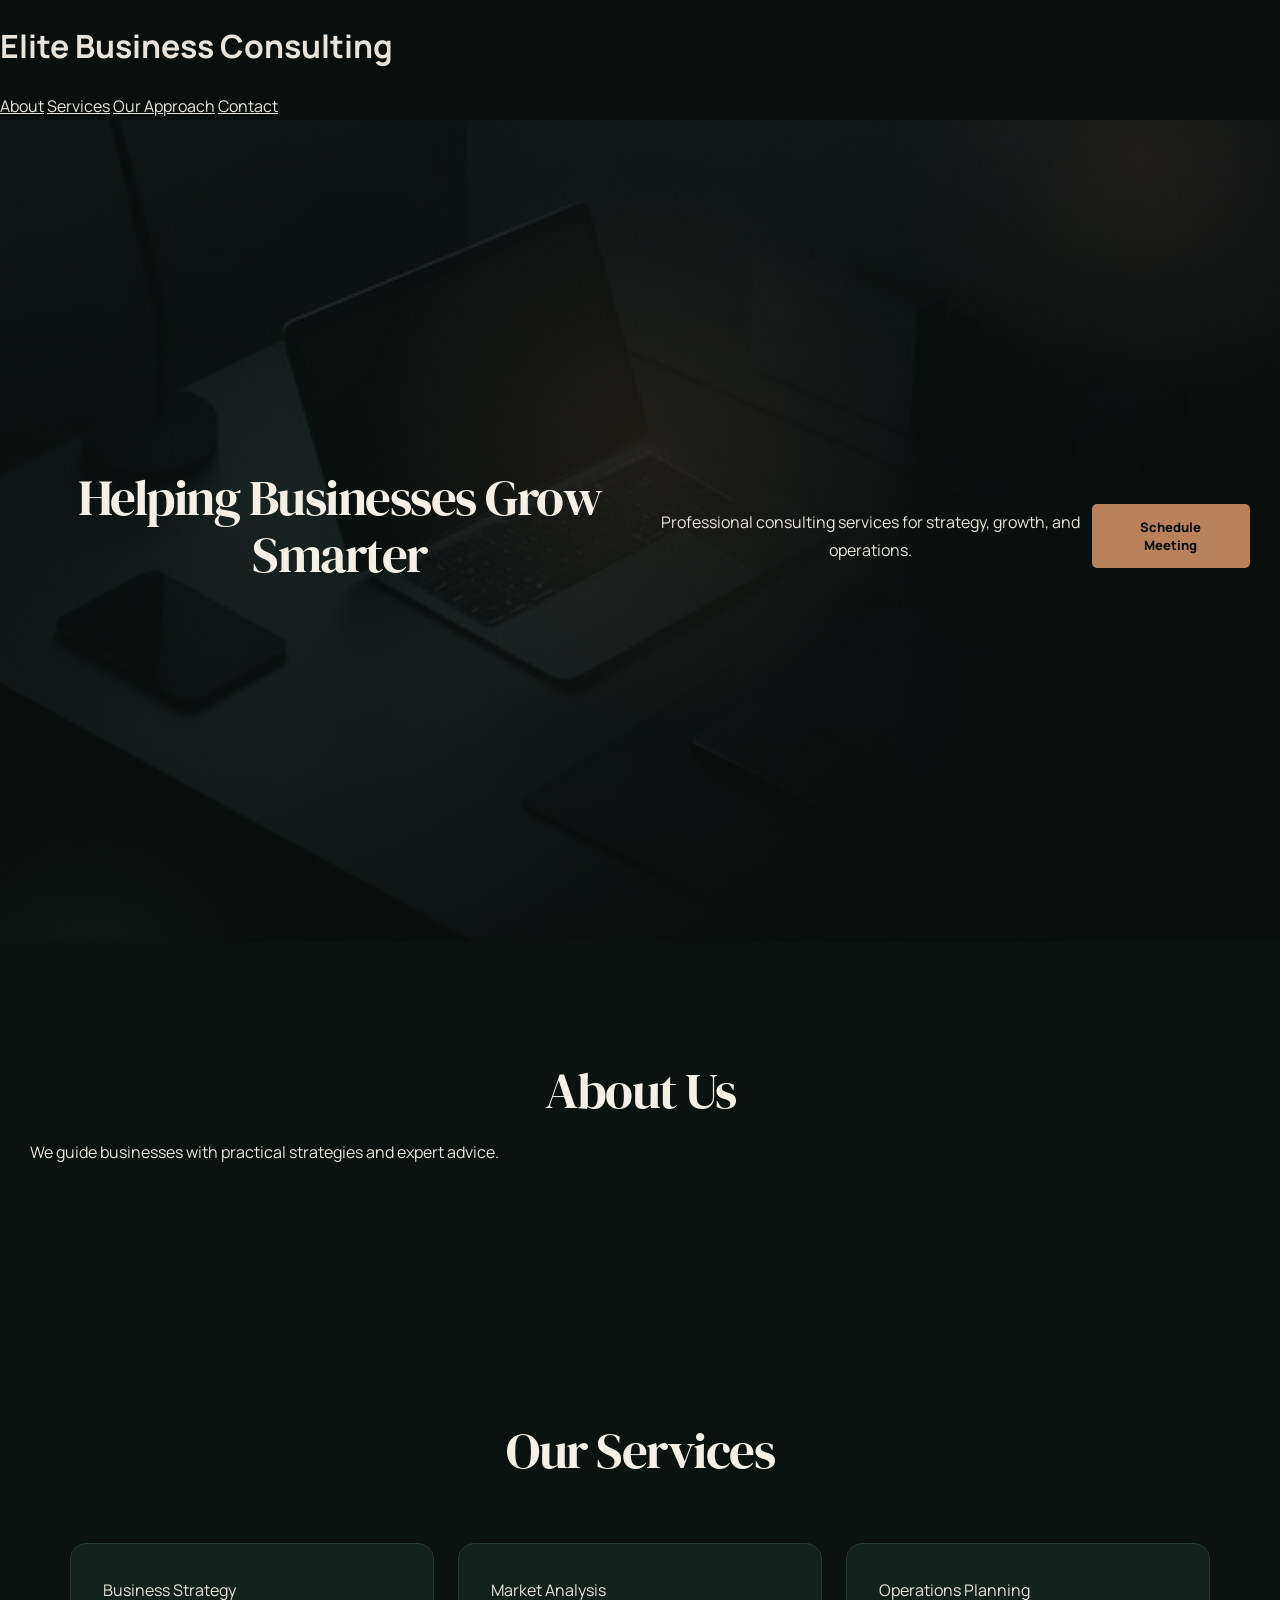
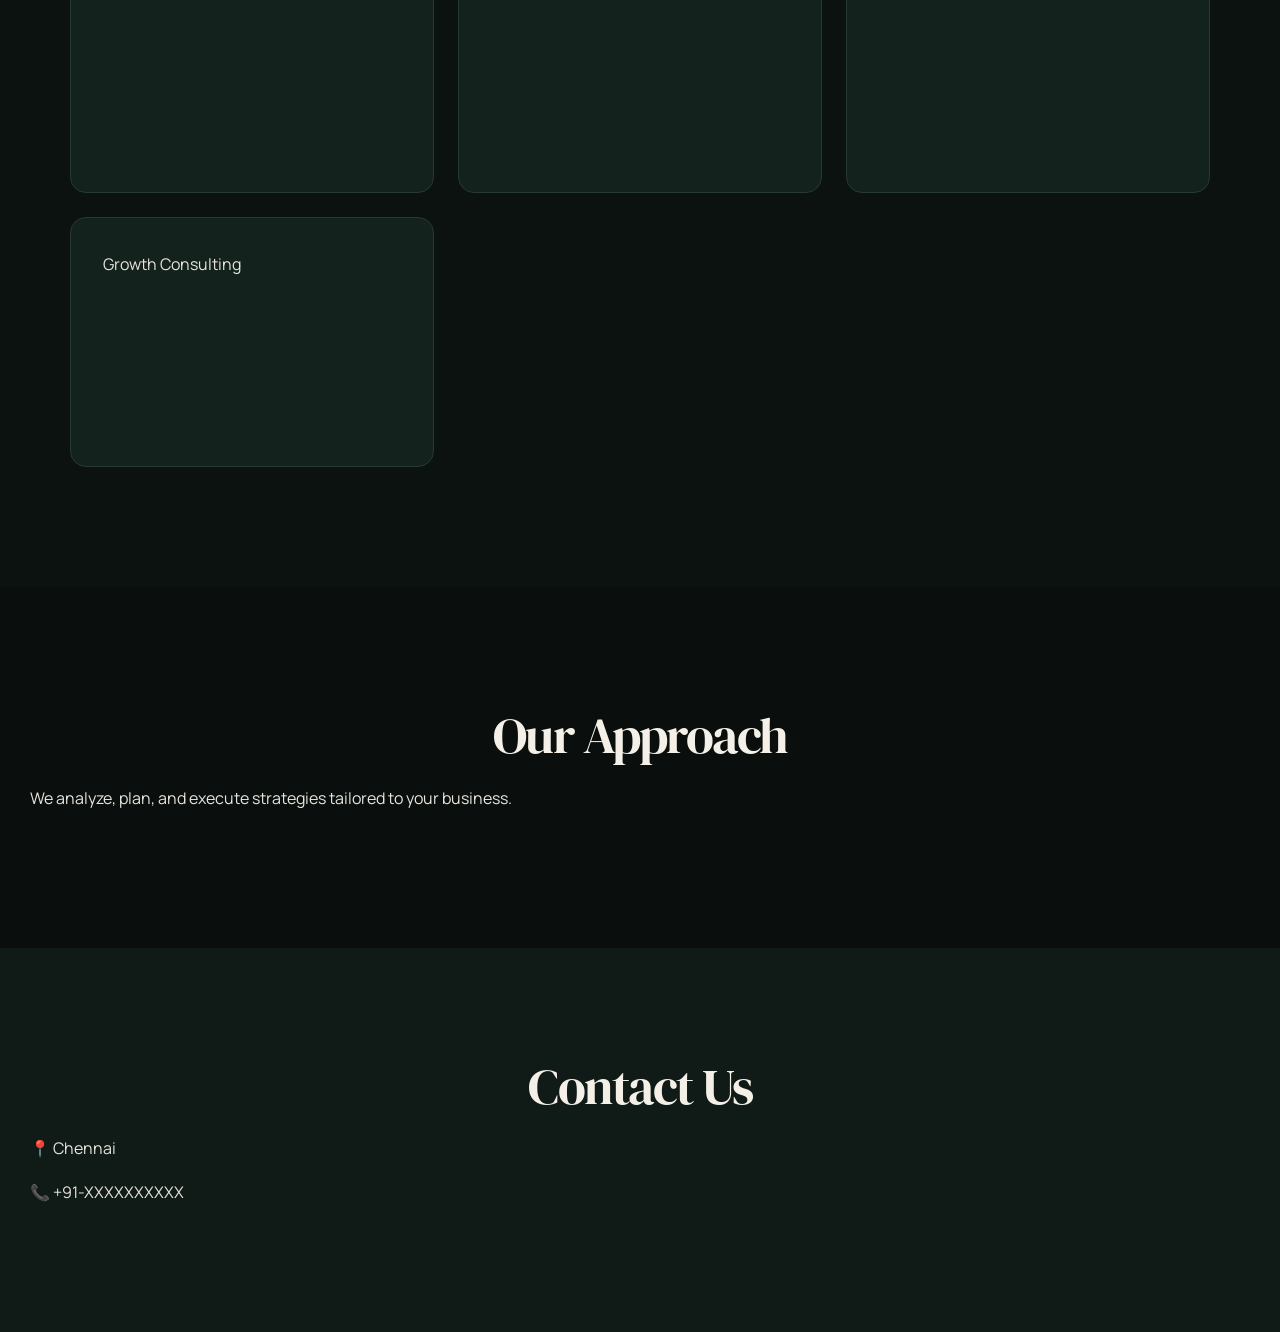
<file: consultant.html>
<!DOCTYPE html>
<html lang="en">
<head>
    <meta charset="UTF-8">
    <title>Elite Business Consulting</title>
    <link rel="stylesheet" href="style.css">
</head>
<body>

<header>
    <h1>Elite Business Consulting</h1>
    <nav>
        <a href="#about">About</a>
        <a href="#services">Services</a>
        <a href="#approach">Our Approach</a>
        <a href="#contact">Contact</a>
    </nav>
</header>

<section class="hero">
    <h2>Helping Businesses Grow Smarter</h2>
    <p>Professional consulting services for strategy, growth, and operations.</p>
    <button>Schedule Meeting</button>
</section>

<section id="about">
    <h2>About Us</h2>
    <p>We guide businesses with practical strategies and expert advice.</p>
</section>

<section id="services">
    <h2>Our Services</h2>
    <div class="cards">
        <div class="card">Business Strategy</div>
        <div class="card">Market Analysis</div>
        <div class="card">Operations Planning</div>
        <div class="card">Growth Consulting</div>
    </div>
</section>

<section id="approach">
    <h2>Our Approach</h2>
    <p>We analyze, plan, and execute strategies tailored to your business.</p>
</section>

<section id="contact">
    <h2>Contact Us</h2>
    <p>📍 Chennai</p>
    <p>📞 +91-XXXXXXXXXX</p>
</section>

</body>
</html>
</file>
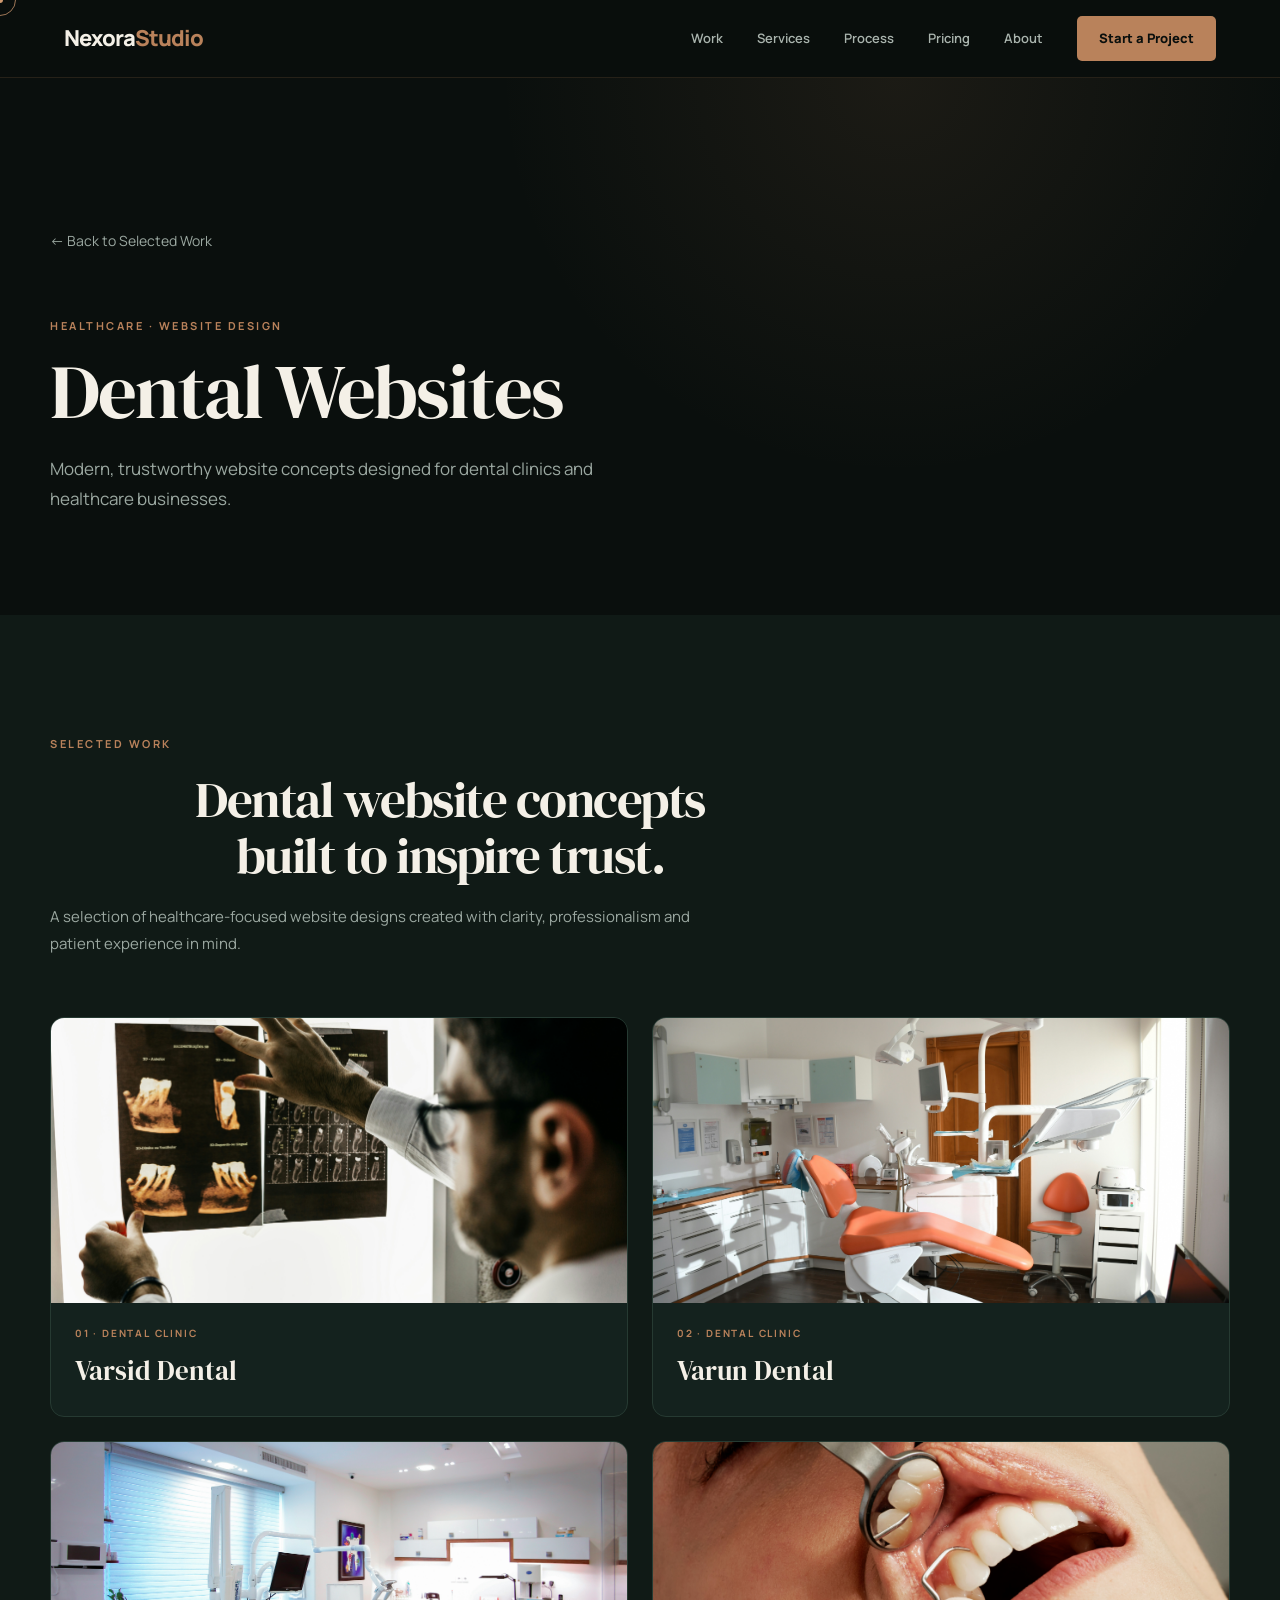
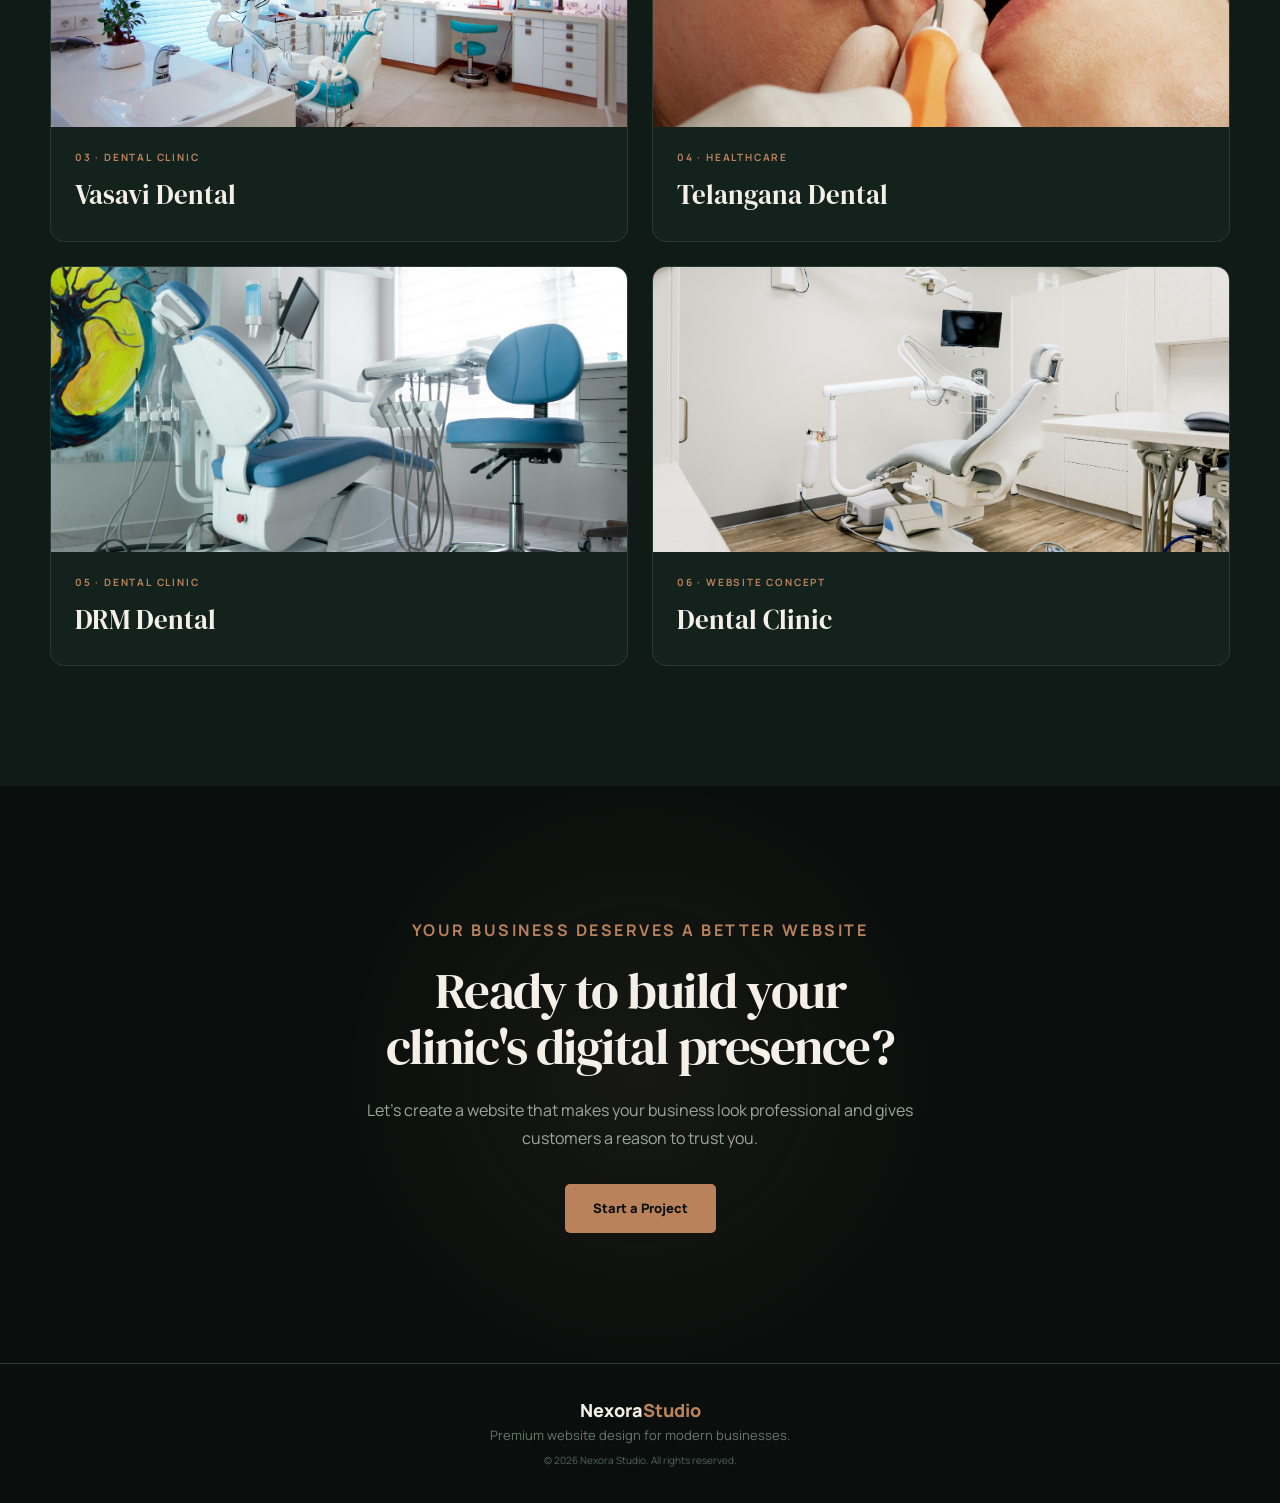
<file: dental.html>
<!DOCTYPE html>
<html lang="en">

<head>
    <meta charset="UTF-8">
    <meta name="viewport" content="width=device-width, initial-scale=1.0">

    <meta name="description" content="Dental website designs by Nexora Studio.">

    <title>Dental Websites | Nexora Studio</title>

    <link rel="stylesheet" href="style.css">

    <link rel="preconnect" href="https://fonts.googleapis.com">
    <link rel="preconnect" href="https://fonts.gstatic.com" crossorigin>

    <link
        href="https://fonts.googleapis.com/css2?family=DM+Serif+Display&family=Manrope:wght@400;500;600;700&display=swap"
        rel="stylesheet"
    >
</head>

<body class="project-page">

    <!-- CUSTOM CURSOR -->
    <div class="cursor-dot"></div>
    <div class="cursor-ring"></div>


    <!-- NAVBAR -->
    <header class="site-header">

        <a href="index.html" class="brand">
            Nexora<span>Studio</span>
        </a>

        <button
            class="menu-toggle"
            id="menu-toggle"
            aria-label="Open navigation menu"
        >
            ☰
        </button>

        <nav class="main-nav" id="nav-links">

            <a href="index.html#work">Work</a>
            <a href="index.html#services">Services</a>
            <a href="index.html#process">Process</a>
            <a href="index.html#packages">Pricing</a>
            <a href="index.html#about">About</a>

            <a href="index.html#contact" class="nav-cta">
                Start a Project
            </a>

        </nav>

    </header>


    <main>

        <!-- HERO -->
        <section class="dental-hero">

            <div class="dental-hero-inner">

                <a href="index.html#work" class="dental-back">
                    ← Back to Selected Work
                </a>

                <p class="dental-label">
                    HEALTHCARE · WEBSITE DESIGN
                </p>

                <h1>
                    Dental Websites
                </h1>

                <p class="dental-intro">
                    Modern, trustworthy website concepts designed
                    for dental clinics and healthcare businesses.
                </p>

            </div>

        </section>


        <!-- SELECTED WORK -->
        <section class="dental-work">

            <div class="dental-heading">

                <p class="dental-label">
                    SELECTED WORK
                </p>

                <h2>
                    Dental website concepts<br>
                    built to inspire trust.
                </h2>

                <p>
                    A selection of healthcare-focused website designs
                    created with clarity, professionalism and patient
                    experience in mind.
                </p>

            </div>


            <div class="dental-grid">

                <!-- VARSID -->
                <article class="dental-card">

                    <div class="dental-image">
                        <img
                            src="varsid.jpg"
                            alt="Varsid Dental website design"
                        >
                    </div>

                    <div class="dental-card-info">
                        <span>01 · DENTAL CLINIC</span>
                        <h3>Varsid Dental</h3>
                    </div>

                </article>


                <!-- VARUN -->
                <article class="dental-card">

                    <div class="dental-image">
                        <img
                            src="varun.jpg"
                            alt="Varun Dental website design"
                        >
                    </div>

                    <div class="dental-card-info">
                        <span>02 · DENTAL CLINIC</span>
                        <h3>Varun Dental</h3>
                    </div>

                </article>


                <!-- VASAVI -->
                <article class="dental-card">

                    <div class="dental-image">
                        <img
                            src="vasavi.jpg"
                            alt="Vasavi Dental website design"
                        >
                    </div>

                    <div class="dental-card-info">
                        <span>03 · DENTAL CLINIC</span>
                        <h3>Vasavi Dental</h3>
                    </div>

                </article>


                <!-- TELANGANA -->
                <article class="dental-card">

                    <div class="dental-image">
                        <img
                            src="telangana.jpg"
                            alt="Telangana Dental website design"
                        >
                    </div>

                    <div class="dental-card-info">
                        <span>04 · HEALTHCARE</span>
                        <h3>Telangana Dental</h3>
                    </div>

                </article>


                <!-- DRM -->
                <article class="dental-card">

                    <div class="dental-image">
                        <img
                            src="drm.jpg"
                            alt="DRM Dental website design"
                        >
                    </div>

                    <div class="dental-card-info">
                        <span>05 · DENTAL CLINIC</span>
                        <h3>DRM Dental</h3>
                    </div>

                </article>


                <!-- DENTAL CLINIC -->
                <article class="dental-card">

                    <div class="dental-image">
                        <img
                            src="dental.jpg"
                            alt="Dental clinic website concept"
                        >
                    </div>

                    <div class="dental-card-info">
                        <span>06 · WEBSITE CONCEPT</span>
                        <h3>Dental Clinic</h3>
                    </div>

                </article>

            </div>

        </section>


        <!-- CTA -->
        <section class="dental-cta">

            <p class="dental-label">
                YOUR BUSINESS DESERVES A BETTER WEBSITE
            </p>

            <h2>
                Ready to build your<br>
                clinic's digital presence?
            </h2>

            <p>
                Let's create a website that makes your business
                look professional and gives customers a reason to trust you.
            </p>

            <a href="index.html#contact" class="btn btn-primary">
                Start a Project
            </a>

        </section>

    </main>


    <!-- FOOTER -->
    <footer>

        <div class="footer-brand">
            Nexora<span>Studio</span>
        </div>

        <p>
            Premium website design for modern businesses.
        </p>

        <small>
            © 2026 Nexora Studio. All rights reserved.
        </small>

    </footer>


    <!-- PAGE STYLES -->
    <style>

        .project-page {
            background: #0A0F0D;
            color: #F4F0E7;
            overflow-x: hidden;
        }

        .project-page a {
            text-decoration: none;
        }


        /* HERO */

        .dental-hero {
            padding: 150px 40px 100px;

            background:
                radial-gradient(
                    circle at 70% 0%,
                    rgba(185,130,91,.10),
                    transparent 38%
                ),
                #0A0F0D;
        }

        .dental-hero-inner {
            width: min(100%, 1180px);
            margin: auto;
        }

        .dental-back {
            display: inline-block;
            margin-bottom: 65px;
            color: #9BA8A1;
            font-size: 14px;
            transition: color .3s ease;
        }

        .dental-back:hover {
            color: #D09A70;
        }

        .dental-label {
            margin: 0 0 18px;
            color: #B9825B;
            font-size: 11px;
            font-weight: 700;
            letter-spacing: 2.5px;
        }

        .dental-hero h1 {
            margin: 0 0 24px;
            font-family: "DM Serif Display", serif;
            font-size: clamp(52px, 6vw, 78px);
            font-weight: 400;
            line-height: 1;
            letter-spacing: -2px;
        }

        .dental-intro {
            max-width: 620px;
            margin: 0;
            color: #9BA8A1;
            font-size: 17px;
            line-height: 1.8;
        }


        /* SELECTED WORK */

        .dental-work {
            padding: 120px 40px;
            background: #101A16;
        }

        .dental-heading {
            width: min(100%, 1180px);
            margin: 0 auto 60px;
        }

        .dental-heading h2 {
            max-width: 800px;
            margin: 0 0 20px;

            font-family: "DM Serif Display", serif;
            font-size: clamp(40px, 4.5vw, 58px);
            font-weight: 400;
            line-height: 1.08;
            letter-spacing: -1.5px;
        }

        .dental-heading > p:last-child {
            max-width: 650px;
            margin: 0;
            color: #9BA8A1;
            font-size: 15px;
            line-height: 1.8;
        }


        /* GRID */

        .dental-grid {
            width: min(100%, 1180px);
            margin: auto;

            display: grid;
            grid-template-columns: repeat(2, 1fr);
            gap: 24px;
        }


        /* CARD */

        .dental-card {
            overflow: hidden;

            background: #14221E;
            border: 1px solid #263A32;
            border-radius: 14px;

            transition:
                transform .35s ease,
                border-color .35s ease,
                box-shadow .35s ease;
        }

        .dental-card:hover {
            transform: translateY(-6px);
            border-color: #B9825B;
            box-shadow: 0 18px 45px rgba(0,0,0,.25);
        }


        /* IMAGE */

        .dental-image {
            height: 285px;
            overflow: hidden;
            background: #0B1210;
        }

        .dental-image img {
            width: 100%;
            height: 100%;

            display: block;

            object-fit: cover;

            transition:
                transform .6s ease,
                filter .4s ease;
        }

        .dental-card:hover .dental-image img {
            transform: scale(1.035);
            filter: brightness(1.04);
        }


        /* CARD INFO */

        .dental-card-info {
            padding: 22px 24px 24px;
        }

        .dental-card-info span {
            display: block;
            margin-bottom: 8px;

            color: #B9825B;

            font-size: 10px;
            font-weight: 700;
            letter-spacing: 1.8px;
        }

        .dental-card-info h3 {
            margin: 0;

            color: #F4F0E7;

            font-family: "DM Serif Display", serif;
            font-size: 27px;
            font-weight: 400;
        }


        /* CTA */

        .dental-cta {
            padding: 130px 40px;
            text-align: center;

            background:
                radial-gradient(
                    circle at center,
                    rgba(185,130,91,.08),
                    transparent 42%
                ),
                #0A0F0D;
        }

        .dental-cta h2 {
            max-width: 800px;
            margin: 0 auto 22px;

            font-family: "DM Serif Display", serif;
            font-size: clamp(42px, 5vw, 64px);
            font-weight: 400;
            line-height: 1.05;
        }

        .dental-cta > p:not(.dental-label) {
            max-width: 560px;
            margin: 0 auto 32px;

            color: #9BA8A1;
            font-size: 15px;
            line-height: 1.8;
        }


        /* CURSOR */

        .cursor-dot,
        .cursor-ring {
            position: fixed;
            pointer-events: none;
            z-index: 99999;
            border-radius: 50%;

            transform: translate(-50%, -50%);
        }

        .cursor-dot {
            width: 6px;
            height: 6px;
            background: #D09A70;
        }

        .cursor-ring {
            width: 32px;
            height: 32px;

            border: 1px solid rgba(208,154,112,.75);

            transition:
                width .25s ease,
                height .25s ease,
                background .25s ease,
                border-color .25s ease;
        }

        .cursor-ring.hover {
            width: 52px;
            height: 52px;

            background: rgba(185,130,91,.10);
            border-color: #D09A70;
        }

        .cursor-dot.hover {
            transform:
                translate(-50%, -50%)
                scale(.6);
        }


        /* MOBILE */

        @media (max-width: 768px) {

            .dental-hero {
                padding: 110px 20px 75px;
            }

            .dental-back {
                margin-bottom: 50px;
            }

            .dental-hero h1 {
                font-size: 48px;
            }

            .dental-work {
                padding: 85px 20px;
            }

            .dental-grid {
                grid-template-columns: 1fr;
                gap: 18px;
            }

            .dental-image {
                height: 240px;
            }

            .dental-cta {
                padding: 95px 20px;
            }

            .cursor-dot,
            .cursor-ring {
                display: none;
            }
        }

    </style>


    <!-- JAVASCRIPT -->
    <script>

        /* MOBILE NAV */

        const menuToggle =
            document.getElementById("menu-toggle");

        const navLinks =
            document.getElementById("nav-links");

        if (menuToggle && navLinks) {

            menuToggle.addEventListener("click", function () {

                navLinks.classList.toggle("active");

            });


            document
                .querySelectorAll(".main-nav a")
                .forEach(function (link) {

                    link.addEventListener("click", function () {

                        navLinks.classList.remove("active");

                    });

                });

        }


        /* CUSTOM CURSOR */

        const cursorDot =
            document.querySelector(".cursor-dot");

        const cursorRing =
            document.querySelector(".cursor-ring");


        if (
            cursorDot &&
            cursorRing &&
            window.matchMedia("(min-width: 769px)").matches
        ) {

            let mouseX = 0;
            let mouseY = 0;

            let ringX = 0;
            let ringY = 0;


            document.addEventListener(
                "mousemove",
                function (event) {

                    mouseX = event.clientX;
                    mouseY = event.clientY;

                    cursorDot.style.left =
                        mouseX + "px";

                    cursorDot.style.top =
                        mouseY + "px";

                }
            );


            function animateCursor() {

                ringX +=
                    (mouseX - ringX) * 0.14;

                ringY +=
                    (mouseY - ringY) * 0.14;

                cursorRing.style.left =
                    ringX + "px";

                cursorRing.style.top =
                    ringY + "px";

                requestAnimationFrame(
                    animateCursor
                );
            }

            animateCursor();


            document
                .querySelectorAll(
                    "a, button, .dental-card"
                )
                .forEach(function (element) {

                    element.addEventListener(
                        "mouseenter",
                        function () {

                            cursorRing.classList.add(
                                "hover"
                            );

                            cursorDot.classList.add(
                                "hover"
                            );

                        }
                    );


                    element.addEventListener(
                        "mouseleave",
                        function () {

                            cursorRing.classList.remove(
                                "hover"
                            );

                            cursorDot.classList.remove(
                                "hover"
                            );

                        }
                    );

                });

        }

    </script>



    <script>
        document.addEventListener("DOMContentLoaded", function () {
            const websiteLinks = [
                "https://varsid-dental.vercel.app/",
                "https://dr-varun-dental-world.vercel.app/",
                "https://vasavi-dental-clinic.vercel.app/",
                "https://telengana-dental-clinic.vercel.app/",
                "https://dr-m-dental-clinic.vercel.app/",
                "https://surya-dental-care.vercel.app/"
            ];

            document.querySelectorAll(".dental-card").forEach(function (card, index) {
                const url = websiteLinks[index];
                if (!url) return;

                card.style.cursor = "pointer";
                card.addEventListener("click", function () {
                    window.open(url, "_blank", "noopener,noreferrer");
                });
            });
        });
    </script>

</body>
</html>
</file>
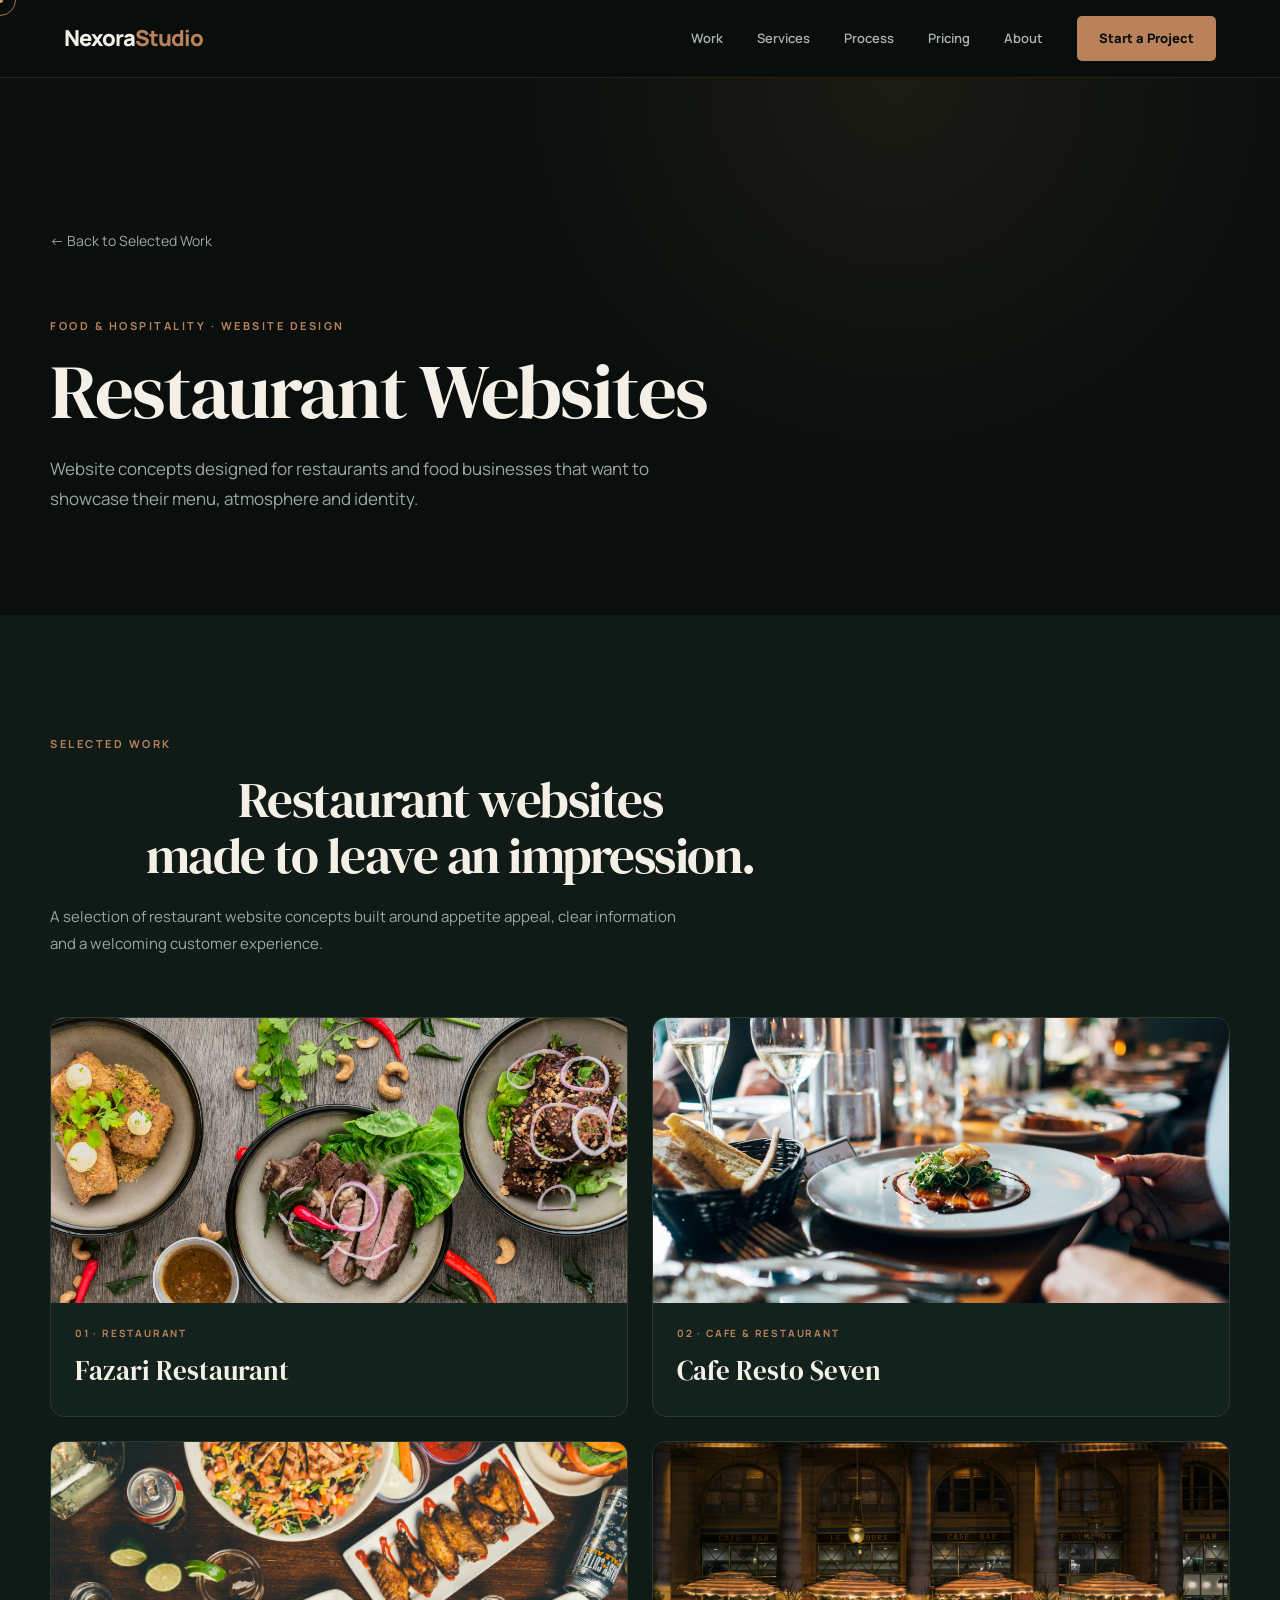
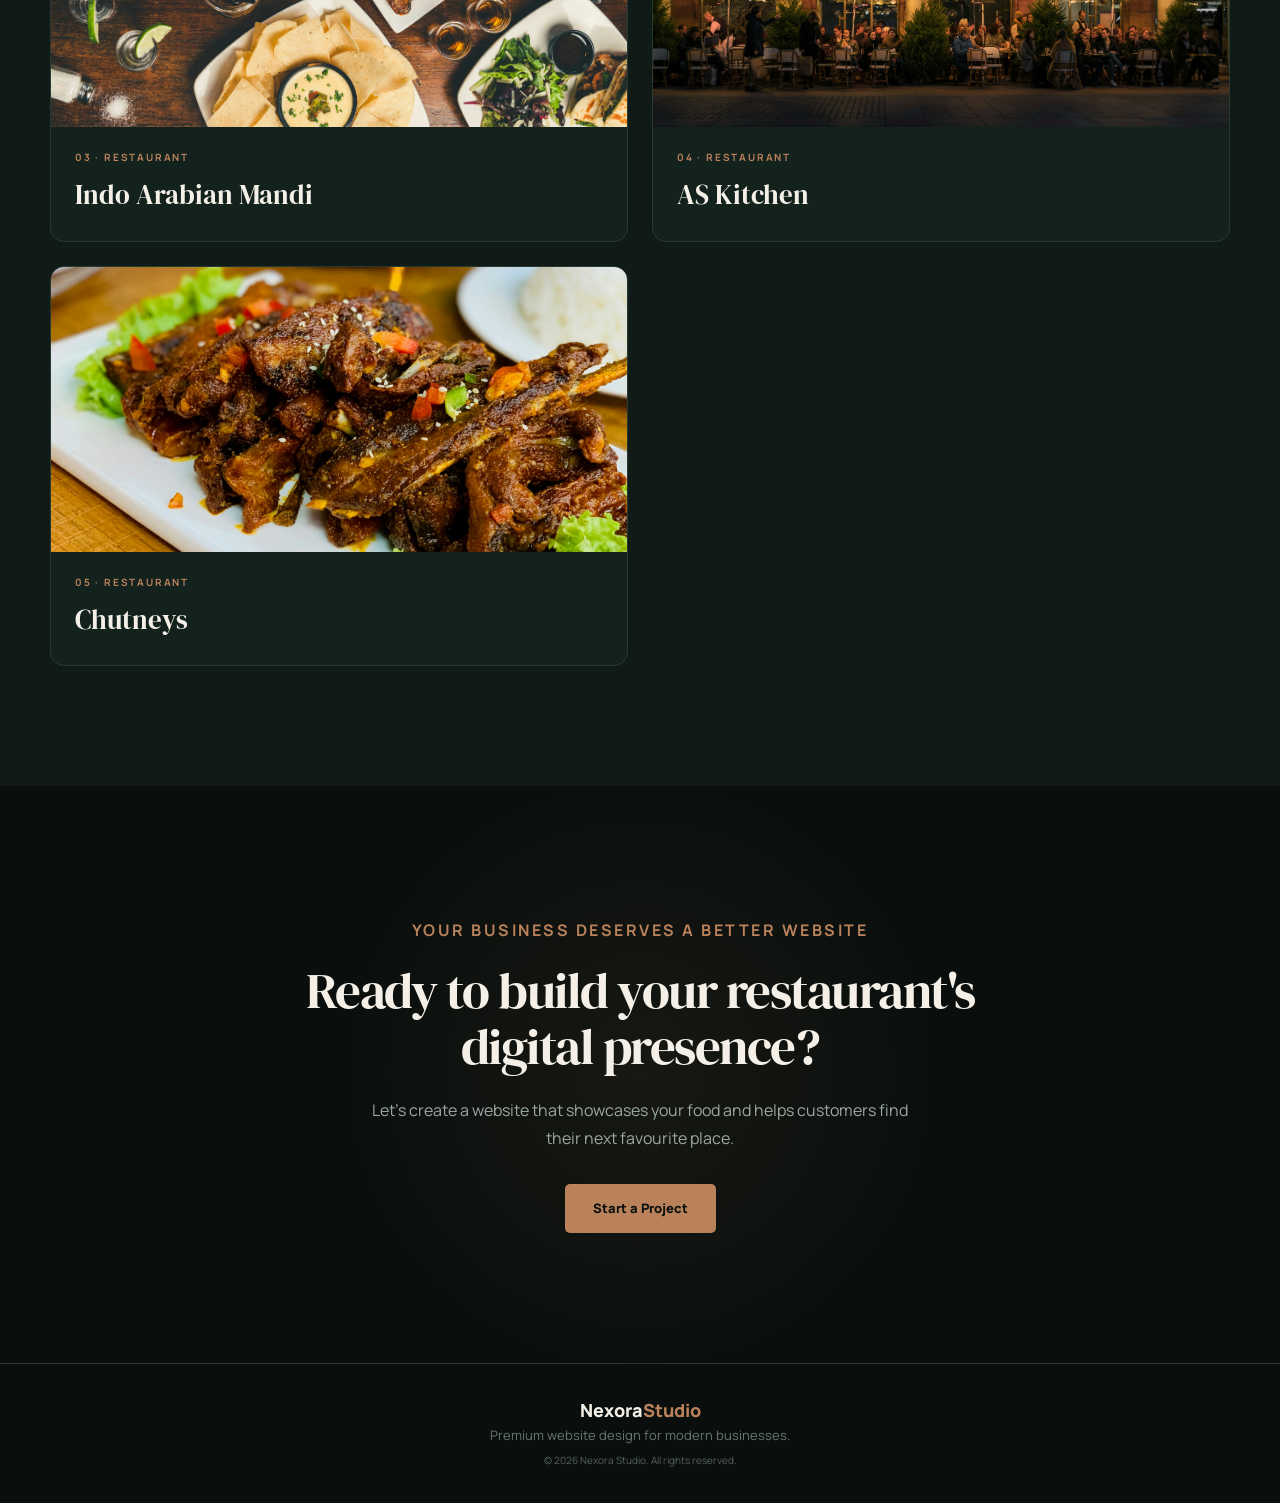
<file: restaurant.html>
<!DOCTYPE html>
<html lang="en">

<head>
    <meta charset="UTF-8">
    <meta name="viewport" content="width=device-width, initial-scale=1.0">

    <meta name="description" content="Restaurant Websites by Nexora Studio.">

    <title>Restaurant Websites | Nexora Studio</title>

    <link rel="stylesheet" href="style.css">

    <link rel="preconnect" href="https://fonts.googleapis.com">
    <link rel="preconnect" href="https://fonts.gstatic.com" crossorigin>

    <link
        href="https://fonts.googleapis.com/css2?family=DM+Serif+Display&family=Manrope:wght@400;500;600;700&display=swap"
        rel="stylesheet"
    >
</head>

<body class="project-page">

    <!-- CUSTOM CURSOR -->
    <div class="cursor-dot"></div>
    <div class="cursor-ring"></div>


    <!-- NAVBAR -->
    <header class="site-header">

        <a href="index.html" class="brand">
            Nexora<span>Studio</span>
        </a>

        <button
            class="menu-toggle"
            id="menu-toggle"
            aria-label="Open navigation menu"
        >
            ☰
        </button>

        <nav class="main-nav" id="nav-links">

            <a href="index.html#work">Work</a>
            <a href="index.html#services">Services</a>
            <a href="index.html#process">Process</a>
            <a href="index.html#packages">Pricing</a>
            <a href="index.html#about">About</a>

            <a href="index.html#contact" class="nav-cta">
                Start a Project
            </a>

        </nav>

    </header>


    <main>

        <!-- HERO -->
        <section class="dental-hero">

            <div class="dental-hero-inner">

                <a href="index.html#work" class="dental-back">
                    ← Back to Selected Work
                </a>

                <p class="dental-label">
                    FOOD & HOSPITALITY · WEBSITE DESIGN
                </p>

                <h1>
                    Restaurant Websites
                </h1>

                <p class="dental-intro">
                    Website concepts designed for restaurants and food businesses that want to showcase their menu, atmosphere and identity.
                </p>

            </div>

        </section>


        <!-- SELECTED WORK -->
        <section class="dental-work">

            <div class="dental-heading">

                <p class="dental-label">
                    SELECTED WORK
                </p>

                <h2>
                    Restaurant websites<br>made to leave an impression.
                </h2>

                <p>
                    A selection of restaurant website concepts built around appetite appeal, clear information and a welcoming customer experience.
                </p>

            </div>


            <div class="dental-grid">

                <article class="dental-card" data-website="https://fazari-restaurant.vercel.app/" tabindex="0" role="link" aria-label="Open Fazari Restaurant website">
                    <div class="dental-image"><img src="fazari.jpg" alt="Fazari Restaurant website design" loading="lazy"></div>
                    <div class="dental-card-info"><span>01 · RESTAURANT</span><h3>Fazari Restaurant</h3></div>
                </article>

                <article class="dental-card" data-website="https://cafe-resto-seven.vercel.app/" tabindex="0" role="link" aria-label="Open Cafe Resto Seven website">
                    <div class="dental-image"><img src="cafe.jpg" alt="Cafe Resto Seven website design" loading="lazy"></div>
                    <div class="dental-card-info"><span>02 · CAFE & RESTAURANT</span><h3>Cafe Resto Seven</h3></div>
                </article>

                <article class="dental-card" data-website="https://indo-arabian-mandi-house-multi-cuis.vercel.app/" tabindex="0" role="link" aria-label="Open Indo Arabian Mandi website">
                    <div class="dental-image"><img src="mandi.jpg" alt="Indo Arabian Mandi website design" loading="lazy"></div>
                    <div class="dental-card-info"><span>03 · RESTAURANT</span><h3>Indo Arabian Mandi</h3></div>
                </article>

                <article class="dental-card" data-website="https://as-kitchen.vercel.app/" tabindex="0" role="link" aria-label="Open AS Kitchen website">
                    <div class="dental-image"><img src="askitchen.jpg" alt="AS Kitchen website design" loading="lazy"></div>
                    <div class="dental-card-info"><span>04 · RESTAURANT</span><h3>AS Kitchen</h3></div>
                </article>

                <article class="dental-card" data-website="https://chutneys.vercel.app/" tabindex="0" role="link" aria-label="Open Chutneys website">
                    <div class="dental-image"><img src="chutneys.jpg" alt="Chutneys website design" loading="lazy"></div>
                    <div class="dental-card-info"><span>05 · RESTAURANT</span><h3>Chutneys</h3></div>
                </article>

            </div>
            </div>

        </section>


        <!-- CTA -->
        <section class="dental-cta">

            <p class="dental-label">
                YOUR BUSINESS DESERVES A BETTER WEBSITE
            </p>

            <h2>
                Ready to build your restaurant's digital presence?
            </h2>

            <p>
                Let's create a website that showcases your food and helps customers find their next favourite place.
            </p>

            <a href="index.html#contact" class="btn btn-primary">
                Start a Project
            </a>

        </section>

    </main>


    <!-- FOOTER -->
    <footer>

        <div class="footer-brand">
            Nexora<span>Studio</span>
        </div>

        <p>
            Premium website design for modern businesses.
        </p>

        <small>
            © 2026 Nexora Studio. All rights reserved.
        </small>

    </footer>


    <!-- PAGE STYLES -->
    <style>

        .project-page {
            background: #0A0F0D;
            color: #F4F0E7;
            overflow-x: hidden;
        }

        .project-page a {
            text-decoration: none;
        }


        /* HERO */

        .dental-hero {
            padding: 150px 40px 100px;

            background:
                radial-gradient(
                    circle at 70% 0%,
                    rgba(185,130,91,.10),
                    transparent 38%
                ),
                #0A0F0D;
        }

        .dental-hero-inner {
            width: min(100%, 1180px);
            margin: auto;
        }

        .dental-back {
            display: inline-block;
            margin-bottom: 65px;
            color: #9BA8A1;
            font-size: 14px;
            transition: color .3s ease;
        }

        .dental-back:hover {
            color: #D09A70;
        }

        .dental-label {
            margin: 0 0 18px;
            color: #B9825B;
            font-size: 11px;
            font-weight: 700;
            letter-spacing: 2.5px;
        }

        .dental-hero h1 {
            margin: 0 0 24px;
            font-family: "DM Serif Display", serif;
            font-size: clamp(52px, 6vw, 78px);
            font-weight: 400;
            line-height: 1;
            letter-spacing: -2px;
        }

        .dental-intro {
            max-width: 620px;
            margin: 0;
            color: #9BA8A1;
            font-size: 17px;
            line-height: 1.8;
        }


        /* SELECTED WORK */

        .dental-work {
            padding: 120px 40px;
            background: #101A16;
        }

        .dental-heading {
            width: min(100%, 1180px);
            margin: 0 auto 60px;
        }

        .dental-heading h2 {
            max-width: 800px;
            margin: 0 0 20px;

            font-family: "DM Serif Display", serif;
            font-size: clamp(40px, 4.5vw, 58px);
            font-weight: 400;
            line-height: 1.08;
            letter-spacing: -1.5px;
        }

        .dental-heading > p:last-child {
            max-width: 650px;
            margin: 0;
            color: #9BA8A1;
            font-size: 15px;
            line-height: 1.8;
        }


        /* GRID */

        .dental-grid {
            width: min(100%, 1180px);
            margin: auto;

            display: grid;
            grid-template-columns: repeat(2, 1fr);
            gap: 24px;
        }


        /* CARD */

        .dental-card {
            overflow: hidden;

            background: #14221E;
            border: 1px solid #263A32;
            border-radius: 14px;

            transition:
                transform .35s ease,
                border-color .35s ease,
                box-shadow .35s ease;
        }

        .dental-card:hover {
            transform: translateY(-6px);
            border-color: #B9825B;
            box-shadow: 0 18px 45px rgba(0,0,0,.25);
        }


        /* IMAGE */

        .dental-image {
            height: 285px;
            overflow: hidden;
            background: #0B1210;
        }

        .dental-image img {
            width: 100%;
            height: 100%;

            display: block;

            object-fit: cover;

            transition:
                transform .6s ease,
                filter .4s ease;
        }

        .dental-card:hover .dental-image img {
            transform: scale(1.035);
            filter: brightness(1.04);
        }


        /* CARD INFO */

        .dental-card-info {
            padding: 22px 24px 24px;
        }

        .dental-card-info span {
            display: block;
            margin-bottom: 8px;

            color: #B9825B;

            font-size: 10px;
            font-weight: 700;
            letter-spacing: 1.8px;
        }

        .dental-card-info h3 {
            margin: 0;

            color: #F4F0E7;

            font-family: "DM Serif Display", serif;
            font-size: 27px;
            font-weight: 400;
        }


        /* CTA */

        .dental-cta {
            padding: 130px 40px;
            text-align: center;

            background:
                radial-gradient(
                    circle at center,
                    rgba(185,130,91,.08),
                    transparent 42%
                ),
                #0A0F0D;
        }

        .dental-cta h2 {
            max-width: 800px;
            margin: 0 auto 22px;

            font-family: "DM Serif Display", serif;
            font-size: clamp(42px, 5vw, 64px);
            font-weight: 400;
            line-height: 1.05;
        }

        .dental-cta > p:not(.dental-label) {
            max-width: 560px;
            margin: 0 auto 32px;

            color: #9BA8A1;
            font-size: 15px;
            line-height: 1.8;
        }


        /* CURSOR */

        .cursor-dot,
        .cursor-ring {
            position: fixed;
            pointer-events: none;
            z-index: 99999;
            border-radius: 50%;

            transform: translate(-50%, -50%);
        }

        .cursor-dot {
            width: 6px;
            height: 6px;
            background: #D09A70;
        }

        .cursor-ring {
            width: 32px;
            height: 32px;

            border: 1px solid rgba(208,154,112,.75);

            transition:
                width .25s ease,
                height .25s ease,
                background .25s ease,
                border-color .25s ease;
        }

        .cursor-ring.hover {
            width: 52px;
            height: 52px;

            background: rgba(185,130,91,.10);
            border-color: #D09A70;
        }

        .cursor-dot.hover {
            transform:
                translate(-50%, -50%)
                scale(.6);
        }


        /* MOBILE */

        @media (max-width: 768px) {

            .dental-hero {
                padding: 110px 20px 75px;
            }

            .dental-back {
                margin-bottom: 50px;
            }

            .dental-hero h1 {
                font-size: 48px;
            }

            .dental-work {
                padding: 85px 20px;
            }

            .dental-grid {
                grid-template-columns: 1fr;
                gap: 18px;
            }

            .dental-image {
                height: 240px;
            }

            .dental-cta {
                padding: 95px 20px;
            }

            .cursor-dot,
            .cursor-ring {
                display: none;
            }
        }

    </style>


    <!-- JAVASCRIPT -->
    <script>

        /* MOBILE NAV */

        const menuToggle =
            document.getElementById("menu-toggle");

        const navLinks =
            document.getElementById("nav-links");

        if (menuToggle && navLinks) {

            menuToggle.addEventListener("click", function () {

                navLinks.classList.toggle("active");

            });


            document
                .querySelectorAll(".main-nav a")
                .forEach(function (link) {

                    link.addEventListener("click", function () {

                        navLinks.classList.remove("active");

                    });

                });

        }


        /* CUSTOM CURSOR */

        const cursorDot =
            document.querySelector(".cursor-dot");

        const cursorRing =
            document.querySelector(".cursor-ring");


        if (
            cursorDot &&
            cursorRing &&
            window.matchMedia("(min-width: 769px)").matches
        ) {

            let mouseX = 0;
            let mouseY = 0;

            let ringX = 0;
            let ringY = 0;


            document.addEventListener(
                "mousemove",
                function (event) {

                    mouseX = event.clientX;
                    mouseY = event.clientY;

                    cursorDot.style.left =
                        mouseX + "px";

                    cursorDot.style.top =
                        mouseY + "px";

                }
            );


            function animateCursor() {

                ringX +=
                    (mouseX - ringX) * 0.14;

                ringY +=
                    (mouseY - ringY) * 0.14;

                cursorRing.style.left =
                    ringX + "px";

                cursorRing.style.top =
                    ringY + "px";

                requestAnimationFrame(
                    animateCursor
                );
            }

            animateCursor();


            document
                .querySelectorAll(
                    "a, button, .dental-card"
                )
                .forEach(function (element) {

                    element.addEventListener(
                        "mouseenter",
                        function () {

                            cursorRing.classList.add(
                                "hover"
                            );

                            cursorDot.classList.add(
                                "hover"
                            );

                        }
                    );


                    element.addEventListener(
                        "mouseleave",
                        function () {

                            cursorRing.classList.remove(
                                "hover"
                            );

                            cursorDot.classList.remove(
                                "hover"
                            );

                        }
                    );

                });

        }

    </script>



    <script>
        document.addEventListener("DOMContentLoaded", function () {
            document.querySelectorAll(".dental-card[data-website]").forEach(function (card) {
                const openWebsite = function () { window.open(card.dataset.website, "_blank", "noopener,noreferrer"); };
                card.style.cursor = "pointer";
                card.addEventListener("click", openWebsite);
                card.addEventListener("keydown", function (event) {
                    if (event.key === "Enter" || event.key === " ") { event.preventDefault(); openWebsite(); }
                });
            });
        });
    </script>

</body>
</html>
</file>
<file: style.css>
/* =========================================================
   NEXORA STUDIO
   PREMIUM EDITORIAL DESIGN SYSTEM
   ========================================================= */


/* ================= FONTS ================= */

@import url(
    'https://fonts.googleapis.com/css2?family=DM+Serif+Display&family=Manrope:wght@400;500;600;700;800&display=swap'
);


/* ================= VARIABLES ================= */

:root {

    --black: #0A0F0D;

    --deep-pine: #101A16;

    --surface: #18241F;

    --surface-2: #1D2A25;

    --ivory: #F4F0E7;

    --soft-white: #E8E4DC;

    --sage: #9BA8A1;

    --sage-dark: #6F7C75;

    --copper: #B9825B;

    --copper-light: #D09A70;

    --border: #293932;

    --border-light: #35463E;

    --max-width: 1200px;
}


/* ================= RESET ================= */

* {
    box-sizing: border-box;
}


html {
    scroll-behavior: smooth;
}


body {

    margin: 0;

    background: var(--black);

    color: var(--soft-white);

    font-family: "Manrope", sans-serif;

    line-height: 1.6;

    -webkit-font-smoothing: antialiased;
}


img {
    max-width: 100%;

    display: block;
}


a {
    color: inherit;
}


/* ================= NAVBAR ================= */

.site-header {

    position: sticky;

    top: 0;

    z-index: 1000;

    height: 78px;

    padding: 0 64px;

    display: flex;

    align-items: center;

    justify-content: space-between;

    background: rgba(10, 15, 13, 0.94);

    backdrop-filter: blur(18px);

    border-bottom:
        1px solid rgba(185, 130, 91, 0.16);
}


.brand {

    color: var(--ivory);

    text-decoration: none;

    font-size: 22px;

    font-weight: 800;

    letter-spacing: -1px;
}


.brand span {
    color: var(--copper);
}


.main-nav {

    display: flex;

    align-items: center;

    gap: 34px;
}


.main-nav a {

    position: relative;

    color: #AAB4AE;

    text-decoration: none;

    font-size: 13px;

    font-weight: 600;

    transition: 0.3s ease;
}


.main-nav a:hover {
    color: var(--ivory);
}


.main-nav a:not(.nav-cta)::after {

    content: "";

    position: absolute;

    left: 0;

    bottom: -8px;

    width: 0;

    height: 1px;

    background: var(--copper);

    transition: width 0.3s ease;
}


.main-nav a:not(.nav-cta):hover::after {
    width: 100%;
}


.main-nav .nav-cta {

    padding: 12px 22px;

    background: var(--copper);

    color: var(--black);

    border-radius: 5px;

    font-weight: 800;

    transition: 0.3s ease;
}


.main-nav .nav-cta:hover {

    background: var(--copper-light);

    color: var(--black);

    transform: translateY(-2px);
}


/* ================= HERO ================= */

.hero {

    position: relative;

    min-height: calc(100vh - 78px);

    padding: 110px 30px 100px;

    display: flex;

    align-items: center;

    justify-content: center;

    text-align: center;

    overflow: hidden;

    background:

        radial-gradient(
            circle at 50% 40%,
            rgba(185, 130, 91, 0.11),
            transparent 35%
        ),

        linear-gradient(
            rgba(10, 15, 13, 0.78),
            rgba(10, 15, 13, 0.95)
        ),

        url("webbg.jpg")
        center / cover no-repeat;
}


.hero-content {

    position: relative;

    z-index: 2;

    width: 100%;

    max-width: 1000px;

    margin: auto;
}


.hero-eyebrow {

    margin: 0 0 25px;

    color: var(--copper);

    font-size: 11px;

    font-weight: 800;

    letter-spacing: 3px;

    text-transform: uppercase;
}


.hero h1 {

    max-width: 950px;

    margin: 0 auto 28px;

    color: var(--ivory);

    font-family: "DM Serif Display", serif;

    font-size: clamp(48px, 6vw, 80px);

    font-weight: 400;

    line-height: 1.03;

    letter-spacing: -2px;
}


.hero-description {

    max-width: 700px;

    margin: 0 auto;

    color: var(--sage);

    font-size: 17px;

    line-height: 1.85;
}


.hero-buttons {

    display: flex;

    justify-content: center;

    align-items: center;

    gap: 14px;

    margin-top: 38px;
}


.hero-buttons .btn {
    min-width: 160px;
}


.hero-note {

    margin: 32px auto 0;

    color: var(--sage-dark);

    font-size: 12px;
}


/* ================= GENERAL SECTIONS ================= */

section {

    padding: 120px 30px;
}


.section-heading {

    max-width: 850px;

    margin: 0 auto 60px;

    text-align: center;
}


.section-label {

    margin: 0 0 15px;

    color: var(--copper);

    font-size: 10px;

    font-weight: 800;

    letter-spacing: 3px;

    text-transform: uppercase;
}


h2 {

    margin: 0 auto 20px;

    color: var(--ivory);

    font-family: "DM Serif Display", serif;

    font-size: clamp(40px, 5vw, 58px);

    font-weight: 400;

    line-height: 1.05;

    letter-spacing: -1.2px;

    text-align: center;
}


.center-text {

    max-width: 730px;

    margin: 0 auto;

    color: var(--sage);

    font-size: 16px;

    line-height: 1.9;

    text-align: center;
}


.section-dark {
    background: var(--deep-pine);

    border-top: 1px solid var(--border);

    border-bottom: 1px solid var(--border);
}


/* ================= WORK ================= */

#work {
    background: var(--black);
}


.portfolio {

    width: 100%;

    max-width: 1200px;

    margin: 0 auto;

    display: grid;

    grid-template-columns:
        repeat(3, minmax(0, 1fr));

    gap: 28px;
}


.p-card {

    width: 100%;

    overflow: hidden;

    background: var(--surface);

    border:
        1px solid var(--border);

    border-radius: 12px;

    transition:
        transform 0.4s ease,
        border-color 0.4s ease,
        box-shadow 0.4s ease;
}


.p-card a {

    display: block;

    text-decoration: none;
}


.project-image {

    width: 100%;

    height: 270px;

    overflow: hidden;
}


.project-image img {

    width: 100%;

    height: 100%;

    object-fit: cover;

    filter: saturate(0.82);

    transition:
        transform 0.6s ease,
        filter 0.6s ease;
}


.project-info {

    padding: 21px 23px 24px;
}


.project-category {

    margin: 0 0 8px;

    color: var(--copper);

    font-size: 9px;

    font-weight: 800;

    letter-spacing: 2px;
}


.project-info span {

    display: block;

    color: var(--ivory);

    font-size: 18px;

    font-weight: 700;

    letter-spacing: -0.3px;
}


.project-info small {

    display: block;

    margin-top: 6px;

    color: var(--sage-dark);

    font-size: 11px;
}


.p-card:hover {

    transform: translateY(-8px);

    border-color:
        rgba(185, 130, 91, 0.65);

    box-shadow:
        0 25px 60px rgba(0, 0, 0, 0.3);
}


.p-card:hover .project-image img {

    transform: scale(1.05);

    filter: saturate(1);
}


/* ================= SERVICES ================= */

.cards {

    width: 100%;

    max-width: 1200px;

    margin: 0 auto;

    display: grid;

    grid-template-columns:
        repeat(3, minmax(0, 1fr));

    gap: 22px;
}


.card {

    min-height: 230px;

    padding: 32px 30px;

    background: var(--surface);

    border:
        1px solid var(--border);

    border-radius: 10px;

    transition: 0.35s ease;
}


.card-number {

    display: block;

    margin-bottom: 35px;

    color: var(--copper);

    font-size: 11px;

    font-weight: 800;

    letter-spacing: 2px;
}


.card h3 {

    margin: 0 0 13px;

    color: var(--ivory);

    font-size: 18px;
}


.card p {

    margin: 0;

    color: var(--sage);

    font-size: 13px;

    line-height: 1.8;
}


.card:hover {

    transform: translateY(-7px);

    background: var(--surface-2);

    border-color:
        rgba(185, 130, 91, 0.55);
}


/* ================= BUTTONS ================= */

button,
.btn {

    display: inline-flex;

    align-items: center;

    justify-content: center;

    padding: 13px 27px;

    border: 1px solid transparent;

    border-radius: 5px;

    font-family: "Manrope", sans-serif;

    font-size: 13px;

    font-weight: 800;

    text-decoration: none;

    cursor: pointer;

    transition: 0.3s ease;
}


.btn-primary,
button {

    background: var(--copper);

    color: var(--black);
}


.btn-primary:hover,
button:hover {

    background: var(--copper-light);

    transform: translateY(-2px);
}


.btn-secondary {

    background: transparent;

    border-color: var(--border-light);

    color: var(--ivory);
}


.btn-secondary:hover {

    border-color: var(--copper);

    background: rgba(185, 130, 91, 0.06);

    transform: translateY(-2px);
}


/* ================= PRICING ================= */

#packages {

    background: var(--black);
}


.pricing-grid {

    width: 100%;

    max-width: 1120px;

    margin: 55px auto 0;

    display: grid;

    grid-template-columns:
        repeat(3, minmax(0, 1fr));

    gap: 22px;

    align-items: stretch;
}


.pricing-card {

    position: relative;

    padding: 38px 32px 32px;

    background: var(--surface);

    border:
        1px solid var(--border);

    border-radius: 12px;

    display: flex;

    flex-direction: column;

    transition: 0.35s ease;
}


.pricing-card:hover {

    transform: translateY(-7px);

    border-color:
        rgba(185, 130, 91, 0.55);

    box-shadow:
        0 25px 55px rgba(0, 0, 0, 0.24);
}


.pricing-card.featured {

    background:
        linear-gradient(
            145deg,
            #1C2A25,
            #16231F
        );

    border-color:
        rgba(185, 130, 91, 0.65);

    box-shadow:
        0 18px 50px rgba(0, 0, 0, 0.22);
}


.popular-badge {

    position: absolute;

    top: 0;

    right: 24px;

    padding: 7px 13px;

    background: var(--copper);

    color: var(--black);

    border-radius:
        0 0 5px 5px;

    font-size: 9px;

    font-weight: 800;

    letter-spacing: 1px;
}


.pricing-label {

    margin: 0 0 10px;

    color: var(--copper);

    font-size: 10px;

    font-weight: 800;

    letter-spacing: 2px;
}


.pricing-card h3 {

    margin: 0;

    color: var(--ivory);

    font-family:
        "DM Serif Display",
        serif;

    font-size: 34px;

    font-weight: 400;
}


.pricing-description {

    min-height: 78px;

    margin: 15px 0 0;

    color: var(--sage);

    font-size: 13px;

    line-height: 1.75;
}


.pricing-price {

    margin-top: 24px;

    color: var(--ivory);

    font-size: 34px;

    font-weight: 800;

    letter-spacing: -1px;
}


.pricing-price span {

    color: var(--copper);

    font-size: 21px;

    margin-right: 3px;
}


.custom-price {

    font-family:
        "DM Serif Display",
        serif;

    font-size: 31px;

    font-weight: 400;

    letter-spacing: 0;
}


.pricing-timeline {

    margin: 4px 0 0;

    color: var(--sage-dark);

    font-size: 11px;
}


.pricing-divider {

    width: 100%;

    height: 1px;

    margin: 25px 0 20px;

    background: var(--border);
}


.pkg-list {

    margin: 0;

    padding-left: 19px;

    flex: 1;

    color: var(--sage);

    font-size: 13px;

    line-height: 1.75;
}


.pkg-list li {

    margin-bottom: 9px;

    padding-left: 3px;
}


.pkg-list li::marker {

    color: var(--copper);
}


.pricing-button {

    display: flex;

    align-items: center;

    justify-content: center;

    width: 100%;

    margin-top: 28px;

    padding: 13px 18px;

    border:
        1px solid var(--border-light);

    border-radius: 5px;

    color: var(--ivory);

    text-decoration: none;

    font-size: 13px;

    font-weight: 800;

    transition: 0.3s ease;
}


.pricing-card.featured .pricing-button {

    background: var(--copper);

    border-color: var(--copper);

    color: var(--black);
}


.pricing-button:hover {

    transform: translateY(-2px);

    border-color: var(--copper);

    background:
        rgba(185, 130, 91, 0.08);
}


.pricing-card.featured
.pricing-button:hover {

    background: var(--copper-light);

    color: var(--black);
}


/* ================= PROCESS ================= */

#process {
    background: var(--deep-pine);
}


.flowchart {

    width: 100%;

    max-width: 1200px;

    margin: 45px auto 0;

    display: flex;

    align-items: stretch;

    justify-content: center;

    gap: 15px;

    flex-wrap: wrap;
}


.flow-step {

    width: 245px;

    padding: 30px 24px;

    background: var(--surface);

    border:
        1px solid var(--border);

    border-radius: 10px;

    text-align: left;

    transition: 0.35s ease;
}


.flow-step:hover {

    transform: translateY(-6px);

    border-color:
        rgba(185, 130, 91, 0.55);
}


.step-number {

    display: block;

    margin-bottom: 35px;

    color: var(--copper);

    font-size: 11px;

    font-weight: 800;

    letter-spacing: 2px;
}


.flow-step h3 {

    margin: 0 0 10px;

    color: var(--ivory);

    font-family:
        "DM Serif Display",
        serif;

    font-size: 25px;

    font-weight: 400;
}


.flow-step p {

    margin: 0;

    color: var(--sage);

    font-size: 13px;

    line-height: 1.8;
}


.arrow {

    align-self: center;

    color: var(--copper);

    font-size: 20px;
}


/* ================= ABOUT ================= */

#about {
    background: var(--black);
}


.about-container {

    width: 100%;

    max-width: 1120px;

    margin: 0 auto;

    display: grid;

    grid-template-columns: 1fr 1fr;

    gap: 80px;

    align-items: start;
}


.about-text {

    color: var(--sage);

    font-size: 16px;

    line-height: 1.9;
}


.about-text p {
    margin-top: 0;

    margin-bottom: 25px;
}


.about-points {

    display: flex;

    flex-direction: column;

    gap: 13px;
}


.point {

    display: flex;

    align-items: center;

    gap: 18px;

    padding: 19px 22px;

    background: var(--surface);

    border:
        1px solid var(--border);

    border-radius: 8px;

    color: var(--ivory);

    font-size: 14px;

    transition: 0.3s ease;
}


.point span {

    color: var(--copper);

    font-size: 10px;

    font-weight: 800;

    letter-spacing: 1px;
}


.point:hover {

    transform: translateX(5px);

    border-color:
        rgba(185, 130, 91, 0.55);
}


/* ================= FINAL CTA ================= */

.final-cta {

    padding: 120px 30px;

    text-align: center;

    background:
        radial-gradient(
            circle at center,
            rgba(185, 130, 91, 0.10),
            transparent 42%
        ),

        var(--deep-pine);

    border-top:
        1px solid var(--border);

    border-bottom:
        1px solid var(--border);
}


.final-cta h2 {

    max-width: 800px;

    margin: 0 auto 20px;
}


.final-cta > p:not(.section-label) {

    max-width: 600px;

    margin: 0 auto 30px;

    color: var(--sage);

    font-size: 15px;
}


/* ================= CONTACT ================= */

#contact {
    background: var(--black);
}


.contact-container {

    width: 100%;

    max-width: 950px;

    margin: 40px auto 0;

    display: grid;

    grid-template-columns:
        repeat(2, 1fr);

    gap: 20px;
}


.contact-card {

    display: flex;

    align-items: center;

    gap: 18px;

    padding: 25px 28px;

    background: var(--surface);

    border:
        1px solid var(--border);

    border-radius: 9px;

    text-decoration: none;

    transition: 0.3s ease;
}


.contact-card:hover {

    transform: translateY(-5px);

    border-color:
        rgba(185, 130, 91, 0.55);
}


.contact-icon {

    color: var(--copper);

    font-size: 25px;
}


.contact-info span {

    color: var(--sage-dark);

    font-size: 10px;

    font-weight: 800;

    letter-spacing: 2px;
}


.contact-info p {

    margin: 4px 0 0;

    color: var(--ivory);

    font-size: 14px;
}


/* ================= FOOTER ================= */

footer {

    padding: 45px 25px;

    background: #070B09;

    border-top:
        1px solid var(--border);

    text-align: center;
}


.footer-brand {

    color: var(--ivory);

    font-size: 18px;

    font-weight: 800;
}


.footer-brand span {

    color: var(--copper);
}


footer p {

    margin: 8px 0 18px;

    color: var(--sage-dark);

    font-size: 12px;
}


footer small {

    color: #56635D;

    font-size: 10px;
}


/* ================= MOBILE MENU ================= */

.menu-toggle {

    display: none;

    border: none;

    background: transparent;

    color: var(--ivory);

    font-size: 27px;

    cursor: pointer;
}


/* =========================================================
   TABLET
   ========================================================= */

@media (max-width: 950px) {

    .site-header {
        padding: 0 30px;
    }


    .portfolio {

        grid-template-columns:
            repeat(2, minmax(0, 1fr));
    }


    .cards {

        grid-template-columns:
            repeat(2, minmax(0, 1fr));
    }


    .pricing-grid {

        grid-template-columns:
            repeat(2, minmax(0, 1fr));
    }


    .pricing-card:last-child {

        grid-column: 1 / -1;

        max-width: 520px;

        width: 100%;

        margin: 0 auto;
    }


    .about-container {

        grid-template-columns: 1fr;

        gap: 45px;
    }
}


/* =========================================================
   MOBILE
   ========================================================= */

@media (max-width: 768px) {

    section {

        padding: 85px 20px;
    }


    .site-header {

        height: 70px;

        padding: 0 20px;
    }


    .menu-toggle {

        display: block;
    }


    .main-nav {

        position: absolute;

        top: 70px;

        left: 0;

        width: 100%;

        display: none;

        flex-direction: column;

        align-items: center;

        gap: 0;

        padding: 18px 0 25px;

        background:
            rgba(10, 15, 13, 0.98);

        backdrop-filter: blur(18px);

        border-bottom:
            1px solid var(--border);
    }


    .main-nav.active {

        display: flex;
    }


    .main-nav a {

        margin: 10px 0;

        font-size: 15px;
    }


    .hero {

        min-height: auto;

        padding: 90px 20px 75px;
    }


    .hero h1 {

        font-size:
            clamp(40px, 10vw, 54px);

        letter-spacing: -1px;
    }


    .hero-description {

        font-size: 15px;
    }


    .hero-buttons {

        flex-direction: column;

        gap: 12px;
    }


    .hero-buttons .btn {

        width: min(100%, 280px);
    }


    .portfolio {

        grid-template-columns: 1fr;

        gap: 20px;
    }


    .project-image {

        height: 240px;
    }


    .cards {

        grid-template-columns: 1fr;

        max-width: 500px;
    }


    .pricing-grid {

        grid-template-columns: 1fr;

        max-width: 500px;
    }


    .pricing-card:last-child {

        grid-column: auto;

        max-width: none;
    }


    .pricing-description {

        min-height: auto;
    }


    .flowchart {

        flex-direction: column;

        align-items: center;
    }


    .flow-step {

        width: min(100%, 420px);
    }


    .arrow {

        transform: rotate(90deg);
    }


    .contact-container {

        grid-template-columns: 1fr;

        max-width: 500px;
    }


    .section-heading {

        margin-bottom: 45px;
    }


    h2 {

        font-size: 40px;
    }
}


/* =========================================================
   SMALL PHONES
   ========================================================= */

@media (max-width: 480px) {

    .brand {

        font-size: 19px;
    }


    .hero {

        padding-top: 75px;
    }


    .hero h1 {

        font-size: 38px;
    }


    h2 {

        font-size: 34px;
    }


    .project-image {

        height: 210px;
    }


    .pricing-card {

        padding: 32px 24px 28px;
    }
}
/* =====================================================
   NEXORA — TYPOGRAPHY REFINEMENT
   ===================================================== */

/* HERO HEADING */

.hero h1 {
    font-size: clamp(44px, 4.6vw, 60px) !important;
    line-height: 1.08 !important;
    letter-spacing: -1.8px !important;
    max-width: 1000px !important;
}


/* SECTION HEADINGS */

section h2 {
    font-size: clamp(40px, 4vw, 54px) !important;
    line-height: 1.1 !important;
    letter-spacing: -1.5px !important;
}


/* SECTION INTRO / DESCRIPTION */

section > p,
.center-text {
    font-size: 16px !important;
    line-height: 1.75 !important;
}


/* SERVICE CARD HEADINGS */

.card h3,
.service-card h3 {
    font-size: 21px !important;
    line-height: 1.3 !important;
}


/* PROCESS CARD HEADINGS */

.process-card h3,
.flow-step h3 {
    font-size: 25px !important;
    line-height: 1.25 !important;
}


/* PRICING CARD TITLES */

.pricing-card h3 {
    font-size: 34px !important;
    line-height: 1.2 !important;
}


/* PRICING AMOUNT */

.pricing-card .price {
    font-size: 42px !important;
}


/* ABOUT TEXT */

.about-text {
    font-size: 16px !important;
    line-height: 1.8 !important;
}


/* CONTACT HEADING */

.contact-info p {
    font-size: 16px !important;
}


/* =====================================================
   MOBILE TYPOGRAPHY
   ===================================================== */

@media (max-width: 768px) {

    .hero h1 {
        font-size: 40px !important;
        line-height: 1.12 !important;
        letter-spacing: -1px !important;
    }

    section h2 {
        font-size: 36px !important;
        line-height: 1.15 !important;
        letter-spacing: -0.8px !important;
    }

    section > p,
    .center-text {
        font-size: 15px !important;
    }

    .pricing-card h3 {
        font-size: 30px !important;
    }

    .pricing-card .price {
        font-size: 36px !important;
    }

}
/* =====================================================
   NEXORA — SELECTED WORK REFINEMENT
   ===================================================== */

#work {
    padding-top: 110px;
    padding-bottom: 120px;
}

#work .section-eyebrow {
    margin-bottom: 18px;
}

/* Portfolio grid */

.portfolio {
    width: min(100% - 80px, 1240px) !important;
    max-width: 1240px !important;

    display: grid !important;
    grid-template-columns: repeat(3, 1fr) !important;

    gap: 28px !important;

    margin: 65px auto 0 !important;
}


/* Portfolio cards */

.p-card {
    width: 100% !important;

    background: #14221E !important;

    border: 1px solid #263A32 !important;
    border-radius: 16px !important;

    overflow: hidden;

    text-align: left;

    transition:
        transform 0.35s ease,
        border-color 0.35s ease,
        box-shadow 0.35s ease !important;
}


/* Card image */

.p-card img {
    display: block;

    width: 100% !important;
    height: 235px !important;

    object-fit: cover;

    transition: transform 0.5s ease;
}


/* Card content */

.p-card span {
    padding: 20px 22px !important;

    color: #F4EFE7 !important;

    font-size: 17px !important;
    font-weight: 600;
}


/* Premium hover */

.p-card:hover {
    transform: translateY(-6px) !important;

    border-color: #B9825B !important;

    box-shadow: 0 18px 45px rgba(0, 0, 0, 0.28) !important;
}

.p-card:hover img {
    transform: scale(1.025);
}


/* Remove excessive scaling */

.p-card:hover {
    scale: 1 !important;
}


/* Tablet */

@media (max-width: 900px) {

    .portfolio {
        width: min(100% - 40px, 700px) !important;

        grid-template-columns: repeat(2, 1fr) !important;

        gap: 24px !important;
    }

    .p-card img {
        height: 210px !important;
    }
}


/* Mobile */

@media (max-width: 600px) {

    #work {
        padding-top: 80px;
        padding-bottom: 90px;
    }

    .portfolio {
        width: min(100% - 32px, 420px) !important;

        grid-template-columns: 1fr !important;

        gap: 22px !important;

        margin-top: 45px !important;
    }

    .p-card img {
        height: 220px !important;
    }

    .p-card span {
        padding: 18px 20px !important;
    }
}
/* =====================================================
   NEXORA — SERVICES REFINEMENT
   ===================================================== */

#services {
    padding-top: 120px;
    padding-bottom: 120px;

    background: #0B1210;
}


/* Services heading area */

#services h2 {
    max-width: 850px;
    margin-left: auto;
    margin-right: auto;
}


/* Services cards */

#services .cards {
    width: min(100% - 80px, 1240px);

    margin: 65px auto 0;

    display: grid !important;
    grid-template-columns: repeat(3, 1fr);

    gap: 24px;

    align-items: stretch;
}


/* Individual service card */

#services .card {
    width: auto !important;
    min-height: 250px;

    box-sizing: border-box;

    padding: 34px 32px;

    text-align: left;

    background: #14221E;

    border: 1px solid #263A32;
    border-radius: 16px;

    transition:
        transform 0.35s ease,
        border-color 0.35s ease,
        background 0.35s ease,
        box-shadow 0.35s ease;
}


/* Card number / small accent */

#services .card::before {
    display: block;

    margin-bottom: 32px;

    color: #B9825B;

    font-size: 12px;
    font-weight: 700;

    letter-spacing: 2px;
}


/* Automatically number the cards */

#services .card:nth-child(1)::before {
    content: "01";
}

#services .card:nth-child(2)::before {
    content: "02";
}

#services .card:nth-child(3)::before {
    content: "03";
}

#services .card:nth-child(4)::before {
    content: "04";
}

#services .card:nth-child(5)::before {
    content: "05";
}

#services .card:nth-child(6)::before {
    content: "06";
}


/* Service title */

#services .card h3 {
    margin: 0 0 16px;

    color: #F4EFE7;

    font-size: 22px !important;
    line-height: 1.3;

    font-weight: 600;
}


/* Service description */

#services .card p {
    margin: 0;

    color: #91A39B;

    font-size: 15px;

    line-height: 1.75;
}


/* Premium hover */

#services .card:hover {
    transform: translateY(-7px);

    background: #172720;

    border-color: #B9825B;

    box-shadow: 0 18px 45px rgba(0, 0, 0, 0.25);
}


/* Tablet */

@media (max-width: 900px) {

    #services .cards {
        width: min(100% - 40px, 700px);

        grid-template-columns: repeat(2, 1fr);
    }

}


/* Mobile */

@media (max-width: 600px) {

    #services {
        padding-top: 90px;
        padding-bottom: 90px;
    }

    #services .cards {
        width: calc(100% - 32px);

        grid-template-columns: 1fr;

        gap: 18px;

        margin-top: 45px;
    }

    #services .card {
        min-height: auto;

        padding: 28px 24px;
    }

}
/* =====================================================
   NEXORA — ABOUT SECTION REFINEMENT
   ===================================================== */

#about {
    padding-top: 120px;
    padding-bottom: 120px;

    background: #0B1210;
}


/* About heading */

#about h2 {
    max-width: 900px;
    margin-left: auto;
    margin-right: auto;
}


/* Main About layout */

.about-container {
    width: min(100% - 80px, 1160px);

    margin: 65px auto 0;

    display: grid !important;
    grid-template-columns: 1fr 0.9fr;

    gap: 80px;

    align-items: start;
}


/* About text */

.about-text {
    min-width: 0;

    color: #91A39B !important;

    font-size: 16px !important;
    line-height: 1.9 !important;
}


/* Paragraph spacing */

.about-text p {
    margin: 0 0 24px;
}

.about-text p:last-child {
    margin-bottom: 0;
}


/* About points */

.about-points {
    min-width: 0;

    display: flex;

    flex-direction: column;

    gap: 12px;
}


/* Individual points */

.point {
    position: relative;

    background: #14221E !important;

    border: 1px solid #263A32 !important;

    border-radius: 12px;

    padding: 20px 22px 20px 62px !important;

    color: #F4EFE7 !important;

    font-size: 15px;

    line-height: 1.5;

    transition:
        transform 0.3s ease,
        border-color 0.3s ease,
        background 0.3s ease;
}


/* Numbered points */

.point::before {
    position: absolute;

    left: 22px;
    top: 50%;

    transform: translateY(-50%);

    color: #B9825B;

    font-size: 11px;
    font-weight: 700;

    letter-spacing: 1.5px;
}

.point:nth-child(1)::before {
    content: "01";
}

.point:nth-child(2)::before {
    content: "02";
}

.point:nth-child(3)::before {
    content: "03";
}

.point:nth-child(4)::before {
    content: "04";
}

.point:nth-child(5)::before {
    content: "05";
}

.point:nth-child(6)::before {
    content: "06";
}


/* Hover */

.point:hover {
    transform: translateX(5px) !important;

    background: #172720 !important;

    border-color: #B9825B !important;
}


/* Tablet */

@media (max-width: 900px) {

    .about-container {
        width: min(100% - 40px, 700px);

        grid-template-columns: 1fr;

        gap: 45px;
    }

}


/* Mobile */

@media (max-width: 600px) {

    #about {
        padding-top: 90px;
        padding-bottom: 90px;
    }

    .about-container {
        width: calc(100% - 32px);

        margin-top: 45px;

        gap: 35px;
    }

    .point {
        padding: 18px 18px 18px 56px !important;
    }

}
/* =====================================================
   NEXORA — PRICING SECTION REFINEMENT
   ===================================================== */

#packages {
    padding-top: 120px;
    padding-bottom: 125px;

    background: #0B1210;
}


/* Pricing heading */

#packages h2 {
    max-width: 1000px;

    margin-left: auto;
    margin-right: auto;
}


/* Pricing cards container */

#packages .cards {
    width: min(100% - 80px, 1180px);

    margin: 65px auto 0;

    display: grid !important;
    grid-template-columns: repeat(3, 1fr);

    gap: 24px;

    align-items: stretch;
}


/* Pricing card */

.pricing-card {
    position: relative;

    width: auto !important;

    min-height: 620px;

    box-sizing: border-box;

    padding: 36px 34px;

    display: flex;
    flex-direction: column;

    text-align: left;

    background: #14221E !important;

    border: 1px solid #263A32 !important;
    border-radius: 16px;

    transition:
        transform 0.35s ease,
        border-color 0.35s ease,
        box-shadow 0.35s ease;
}


/* Package label */

.pricing-card .package-label {
    color: #B9825B;

    font-size: 11px;
    font-weight: 700;

    letter-spacing: 2px;
    text-transform: uppercase;

    margin-bottom: 22px;
}


/* Pricing title */

.pricing-card h3 {
    margin: 0 0 18px;

    color: #F4EFE7 !important;

    font-size: 32px !important;
    line-height: 1.2 !important;
}


/* Description */

.pricing-card > p {
    color: #91A39B;

    font-size: 15px;

    line-height: 1.75;

    margin-bottom: 30px;
}


/* Price */

.pricing-card .price {
    margin-top: auto;

    margin-bottom: 6px;

    color: #F4EFE7;

    font-size: 40px !important;
    font-weight: 600;

    letter-spacing: -1px;
}


/* Price small text */

.pricing-card .price-note {
    color: #71857C;

    font-size: 13px;

    margin-bottom: 25px;
}


/* Divider */

.pricing-card hr {
    width: 100%;

    border: 0;

    border-top: 1px solid #2A3D35;

    margin: 0 0 22px;
}


/* Feature list */

.pricing-card .pkg-list {
    margin: 0;

    padding-left: 18px;

    color: #91A39B;

    font-size: 14px;

    line-height: 1.8;
}

.pricing-card .pkg-list li {
    margin-bottom: 8px;
}


/* Feature bullets */

.pricing-card .pkg-list li::marker {
    color: #B9825B;
}


/* Pricing button */

.pricing-card .pricing-button {
    margin-top: 28px;

    width: 100%;

    min-height: 54px;

    border-radius: 8px;

    font-size: 14px;

    font-weight: 600;
}


/* Standard card button */

.pricing-card:not(.featured) .pricing-button {
    background: transparent;

    color: #F4EFE7;

    border: 1px solid #35483F;
}

.pricing-card:not(.featured) .pricing-button:hover {
    background: #B9825B;

    color: #111713;

    border-color: #B9825B;
}


/* Featured package */

.pricing-card.featured {
    border-color: #B9825B !important;

    box-shadow:
        0 20px 55px rgba(0, 0, 0, 0.25);
}


/* Featured badge */

.pricing-card.featured::before {
    content: "MOST POPULAR";

    position: absolute;

    top: 0;
    right: 28px;

    padding: 9px 16px;

    background: #B9825B;

    color: #111713;

    border-radius: 0 0 7px 7px;

    font-size: 9px;
    font-weight: 800;

    letter-spacing: 1.3px;
}


/* Featured button */

.pricing-card.featured .pricing-button {
    background: #B9825B;

    color: #111713;

    border: 1px solid #B9825B;
}

.pricing-card.featured .pricing-button:hover {
    background: #C99168;

    border-color: #C99168;

    transform: translateY(-2px);
}


/* Card hover */

.pricing-card:hover {
    transform: translateY(-7px);

    border-color: #40564B !important;
}


/* Keep featured copper border */

.pricing-card.featured:hover {
    border-color: #B9825B !important;
}


/* Tablet */

@media (max-width: 950px) {

    #packages .cards {
        width: min(100% - 40px, 700px);

        grid-template-columns: 1fr;
    }

    .pricing-card {
        min-height: auto;
    }

}


/* Mobile */

@media (max-width: 600px) {

    #packages {
        padding-top: 90px;
        padding-bottom: 90px;
    }

    #packages .cards {
        width: calc(100% - 32px);

        margin-top: 45px;

        gap: 18px;
    }

    .pricing-card {
        padding: 30px 25px;
    }

    .pricing-card h3 {
        font-size: 30px !important;
    }

    .pricing-card .price {
        font-size: 36px !important;
    }

}
/* =====================================================
   NEXORA — PROCESS SECTION REFINEMENT
   ===================================================== */

#process {
    padding-top: 120px;
    padding-bottom: 120px;

    background: #101A16 !important;
}


/* Process heading */

#process .section-heading {
    max-width: 850px;
}


/* Process flow */

#process .flowchart {
    width: min(100% - 80px, 1180px);

    margin: 65px auto 0;

    display: grid !important;

    grid-template-columns:
        repeat(4, 1fr);

    gap: 18px;

    align-items: stretch;
}


/* Hide desktop arrows */

#process .arrow {
    display: none;
}


/* Process cards */

#process .flow-step {
    position: relative;

    width: auto !important;

    min-height: 270px;

    padding: 32px 28px;

    background: #14221E;

    border: 1px solid #263A32;

    border-radius: 14px;

    text-align: left;

    transition:
        transform 0.35s ease,
        border-color 0.35s ease,
        background 0.35s ease,
        box-shadow 0.35s ease;
}


/* Step number */

#process .step-number {
    display: block;

    margin-bottom: 55px;

    color: #B9825B;

    font-size: 11px;

    font-weight: 700;

    letter-spacing: 2px;
}


/* Process title */

#process .flow-step h3 {
    margin: 0 0 14px;

    color: #F4EFE7;

    font-family: "DM Serif Display", serif;

    font-size: 28px !important;

    font-weight: 400;

    line-height: 1.2;
}


/* Process description */

#process .flow-step p {
    margin: 0;

    color: #91A39B;

    font-size: 14px;

    line-height: 1.75;
}


/* Small corner line */

#process .flow-step::after {
    content: "";

    position: absolute;

    left: 28px;
    bottom: 25px;

    width: 28px;
    height: 1px;

    background: #B9825B;
}


/* Hover */

#process .flow-step:hover {

    transform: translateY(-7px);

    background: #172720;

    border-color: #B9825B;

    box-shadow:
        0 18px 45px rgba(0, 0, 0, 0.22);
}


/* Tablet */

@media (max-width: 950px) {

    #process .flowchart {
        width: min(100% - 40px, 700px);

        grid-template-columns:
            repeat(2, 1fr);
    }

}


/* Mobile */

@media (max-width: 600px) {

    #process {
        padding-top: 90px;
        padding-bottom: 90px;
    }

    #process .flowchart {
        width: calc(100% - 32px);

        margin-top: 45px;

        grid-template-columns: 1fr;

        gap: 16px;
    }

    #process .flow-step {
        min-height: 220px;

        padding: 28px 24px;
    }

    #process .step-number {
        margin-bottom: 35px;
    }

}
/* =========================
   FINAL CTA + CONTACT REFINEMENT
========================= */

.final-cta {
    padding: 120px 40px !important;
    background: #0A0F0D !important;
    border-top: 1px solid #263A32;
    border-bottom: 1px solid #263A32;
    text-align: center;
}

.final-cta h2 {
    max-width: 850px;
    margin: 0 auto 24px;
}

.final-cta p {
    max-width: 650px;
    margin: 0 auto 38px;
    color: #91A39B;
    font-size: 16px;
    line-height: 1.8;
}

.final-cta .btn {
    display: inline-flex;
}

#contact {
    padding-top: 110px;
    padding-bottom: 110px;
    background: #101A16 !important;
}

#contact .section-heading {
    max-width: 800px;
}

#contact .contact-info {
    width: min(100% - 80px, 900px);
    margin: 55px auto 0;
    display: grid !important;
    grid-template-columns: repeat(2, 1fr);
    gap: 22px;
}

#contact .contact-card {
    min-height: 150px;
    padding: 30px;
    background: #14221E;
    border: 1px solid #263A32;
    border-radius: 14px;
    text-align: left;
    transition: transform .3s ease,
                border-color .3s ease,
                background .3s ease;
}

#contact .contact-card:hover {
    transform: translateY(-5px);
    background: #172720;
    border-color: #B9825B;
}

#contact .contact-card h3 {
    margin: 0 0 12px;
    color: #B9825B;
    font-size: 12px;
    font-weight: 700;
    letter-spacing: 2px;
    text-transform: uppercase;
}

#contact .contact-card p {
    margin: 0;
    color: #F4EFE7;
    font-size: 17px;
    line-height: 1.6;
}

#contact .contact-card a {
    color: #F4EFE7;
    text-decoration: none;
    transition: color .25s ease;
}

#contact .contact-card a:hover {
    color: #D09A70;
}


/* =========================
   FOOTER REFINEMENT
========================= */

footer {
    padding: 32px 40px !important;
    background: #0A0F0D !important;
    border-top: 1px solid #263A32;
}

footer p {
    margin: 0;
    color: #687871;
    font-size: 13px;
    line-height: 1.6;
}


/* =========================
   MOBILE
========================= */

@media (max-width: 700px) {

    .final-cta {
        padding: 90px 24px !important;
    }

    .final-cta p {
        font-size: 15px;
        margin-bottom: 32px;
    }

    #contact {
        padding-top: 85px;
        padding-bottom: 85px;
    }

    #contact .contact-info {
        width: calc(100% - 32px);
        grid-template-columns: 1fr;
        gap: 16px;
        margin-top: 45px;
    }

    #contact .contact-card {
        min-height: auto;
        padding: 25px 22px;
    }

    #contact .contact-card p {
        font-size: 15px;
    }

    footer {
        padding: 26px 20px !important;
    }
}
/* Remove duplicate section numbers */

#services .card::before {
    display: none !important;
}

#about .point::before {
    display: none !important;
}
/* =========================================
   NEXORA PREMIUM CUSTOM CURSOR
========================================= */

@media (min-width: 769px) {

    body {
        cursor: none;
    }

    a,
    button,
    .p-card,
    .card,
    .pricing-card,
    .flow-step,
    .contact-card {
        cursor: none;
    }

    .cursor-dot {
        position: fixed;
        top: 0;
        left: 0;
        width: 7px;
        height: 7px;
        background: #D09A70;
        border-radius: 50%;
        pointer-events: none;
        z-index: 99999;
        transform: translate(-50%, -50%);
        transition: transform 0.12s ease;
    }

    .cursor-ring {
        position: fixed;
        top: 0;
        left: 0;
        width: 34px;
        height: 34px;
        border: 1px solid #B9825B;
        border-radius: 50%;
        pointer-events: none;
        z-index: 99998;
        transform: translate(-50%, -50%);
        transition:
            width 0.25s ease,
            height 0.25s ease,
            border-color 0.25s ease,
            background 0.25s ease,
            transform 0.08s ease;
    }

    .cursor-ring.hover {
        width: 52px;
        height: 52px;
        border-color: #D09A70;
        background: rgba(185, 130, 91, 0.08);
    }

    .cursor-dot.hover {
        transform: translate(-50%, -50%) scale(0.55);
    }
}
/* =========================================
   PREMIUM CARD MICRO-INTERACTIONS
========================================= */

@media (min-width: 769px) {

    .p-card,
    .pricing-card,
    .contact-card,
    .flow-step,
    #services .card {
        will-change: transform;
    }

    .p-card img {
        transition: transform 0.7s cubic-bezier(0.2, 0.65, 0.3, 1);
    }

    .p-card:hover img {
        transform: scale(1.045);
    }

    .p-card {
        transition:
            transform 0.4s cubic-bezier(0.2, 0.65, 0.3, 1),
            border-color 0.4s ease,
            box-shadow 0.4s ease;
    }

    .p-card:hover {
        transform: translateY(-8px);
    }
}
/* =========================================
   NEXORA PREMIUM MICRO-POLISH
========================================= */

/* Premium navbar */
.main-nav {
    background: rgba(10, 15, 13, 0.88) !important;
    backdrop-filter: blur(14px);
    -webkit-backdrop-filter: blur(14px);
}

/* Navigation links */
.main-nav a {
    position: relative;
    transition: color 0.3s ease;
}

.main-nav a::after {
    content: "";
    position: absolute;
    left: 0;
    bottom: -7px;
    width: 0;
    height: 1px;
    background: #B9825B;
    transition: width 0.3s ease;
}

.main-nav a:hover {
    color: #F4EFE7 !important;
}

.main-nav a:hover::after {
    width: 100%;
}

/* Premium CTA buttons */
.btn-primary,
.pricing-button.featured,
.final-cta .btn {
    transition:
        transform 0.3s ease,
        background 0.3s ease,
        box-shadow 0.3s ease;
}

.btn-primary:hover,
.pricing-button.featured:hover,
.final-cta .btn:hover {
    transform: translateY(-3px);
    background: #D09A70 !important;
    box-shadow: 0 12px 30px rgba(185, 130, 91, 0.18);
}

/* Secondary buttons */
.btn-secondary:hover {
    transform: translateY(-3px);
    border-color: #B9825B !important;
    color: #F4EFE7 !important;
}

/* Keep mobile clean */
@media (max-width: 768px) {

    .main-nav {
        backdrop-filter: none;
        -webkit-backdrop-filter: none;
    }

    .main-nav a::after {
        display: none;
    }
}
/* =========================================
   NEXORA SELECTED WORK — PREMIUM POLISH
========================================= */

.p-card {
    position: relative;
    overflow: hidden;
}

/* Image treatment */
.p-card .project-image {
    position: relative;
    overflow: hidden;
}

.p-card .project-image::after {
    content: "";
    position: absolute;
    inset: 0;
    background: linear-gradient(
        to top,
        rgba(10, 15, 13, 0.22),
        transparent 55%
    );
    pointer-events: none;
    transition: opacity 0.4s ease;
}

.p-card:hover .project-image::after {
    opacity: 0.55;
}

/* Image movement */
.p-card img {
    transition:
        transform 0.7s cubic-bezier(0.2, 0.65, 0.3, 1),
        filter 0.5s ease !important;
}

.p-card:hover img {
    transform: scale(1.045) !important;
    filter: brightness(1.04);
}

/* Project category */
.p-card .project-category {
    color: #B9825B !important;
    font-size: 11px !important;
    font-weight: 700;
    letter-spacing: 2px;
    text-transform: uppercase;
}

/* Project title */
.p-card .project-info h3 {
    transition: color 0.3s ease;
}

.p-card:hover .project-info h3 {
    color: #D09A70 !important;
}

/* Project description */
.p-card .project-info p {
    color: #81918A !important;
}
/* =========================================
   NEXORA HERO — CINEMATIC POLISH
========================================= */

.hero {
    position: relative;
    overflow: hidden;
}

.hero::before {
    content: "";
    position: absolute;
    width: 520px;
    height: 520px;
    top: -220px;
    right: -120px;
    border-radius: 50%;
    background: radial-gradient(
        circle,
        rgba(185, 130, 91, 0.10) 0%,
        rgba(185, 130, 91, 0.035) 35%,
        transparent 70%
    );
    pointer-events: none;
    animation: heroGlow 8s ease-in-out infinite alternate;
}

.hero::after {
    content: "";
    position: absolute;
    width: 400px;
    height: 400px;
    bottom: -260px;
    left: -120px;
    border-radius: 50%;
    background: radial-gradient(
        circle,
        rgba(47, 80, 66, 0.12) 0%,
        transparent 70%
    );
    pointer-events: none;
    animation: heroGlow2 10s ease-in-out infinite alternate;
}

.hero > * {
    position: relative;
    z-index: 1;
}

@keyframes heroGlow {
    from {
        transform: translate3d(0, 0, 0) scale(1);
    }

    to {
        transform: translate3d(-25px, 20px, 0) scale(1.08);
    }
}

@keyframes heroGlow2 {
    from {
        transform: translate3d(0, 0, 0) scale(1);
    }

    to {
        transform: translate3d(30px, -20px, 0) scale(1.06);
    }
}

/* Respect reduced-motion preferences */
@media (prefers-reduced-motion: reduce) {

    .hero::before,
    .hero::after {
        animation: none;
    }
}
/* =========================================
   NEXORA PROJECT CARD — VIEW PROJECT
========================================= */

.p-card .project-image {
    position: relative;
}

.p-card .project-view {
    position: absolute;
    right: 18px;
    bottom: 18px;

    padding: 8px 12px;

    background: rgba(10, 15, 13, 0.82);
    border: 1px solid rgba(208, 154, 112, 0.45);
    border-radius: 999px;

    color: #F4EFE7;
    font-size: 11px;
    font-weight: 600;
    letter-spacing: 0.8px;

    opacity: 0;
    transform: translateY(8px);

    transition:
        opacity 0.3s ease,
        transform 0.3s ease,
        background 0.3s ease;
}

.p-card:hover .project-view {
    opacity: 1;
    transform: translateY(0);
}

.p-card:hover .project-view {
    background: rgba(185, 130, 91, 0.92);
    color: #0A0F0D;
}

.p-card .project-info small {
    display: block;
    margin-top: 8px;

    color: #81918A;
    font-size: 13px;
    line-height: 1.55;
}
</file>
